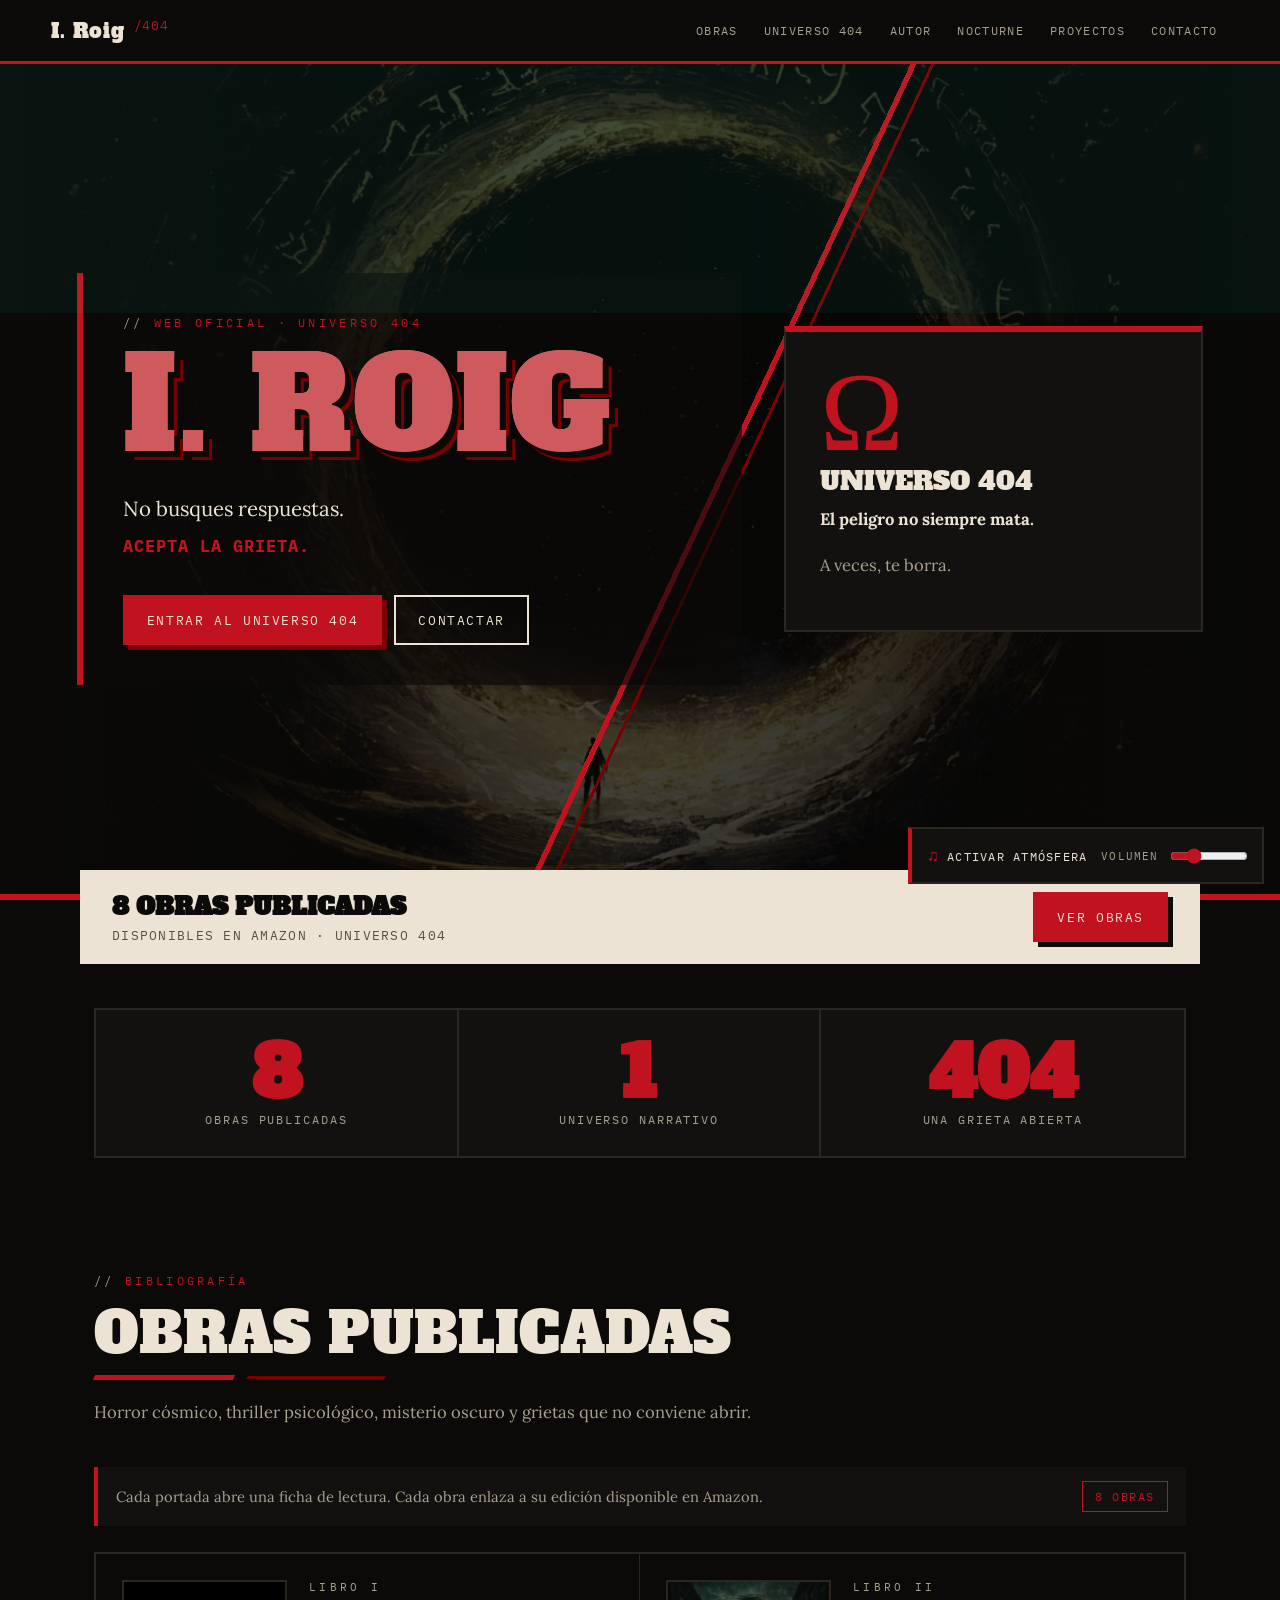
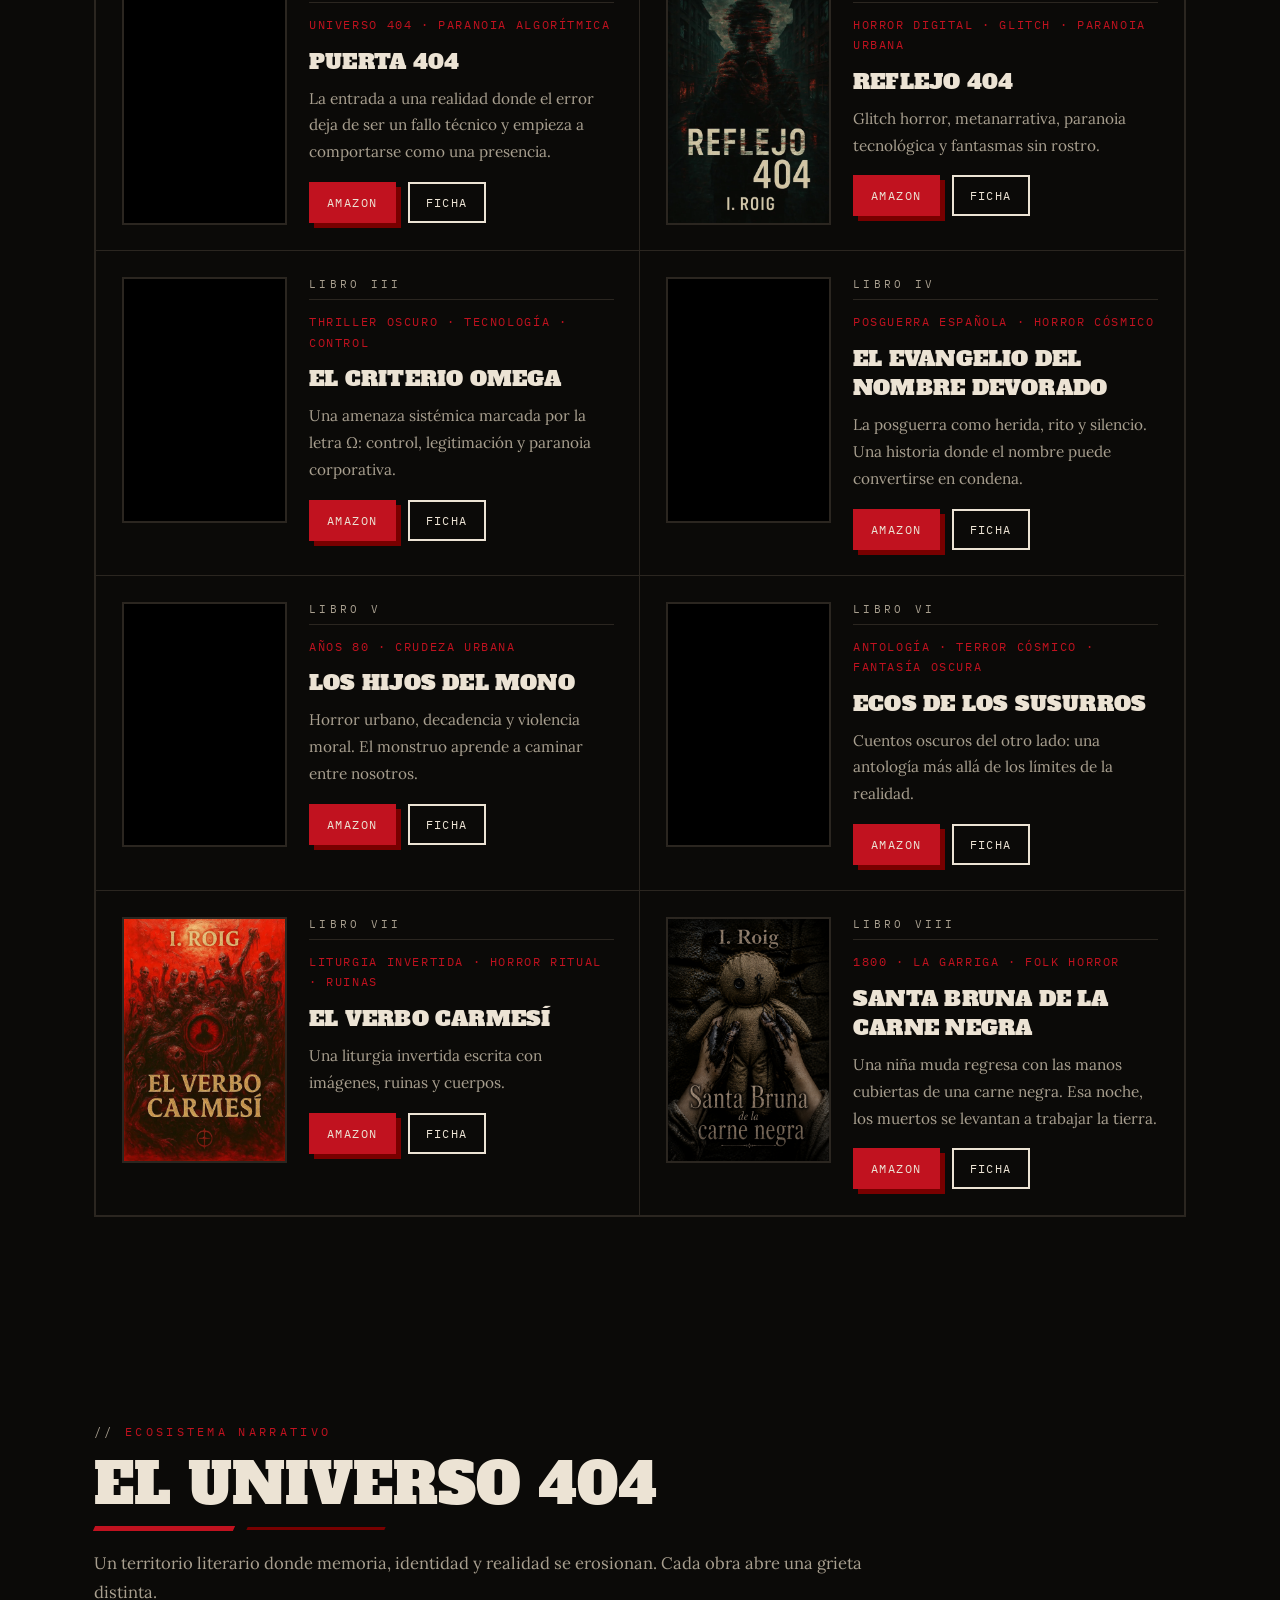
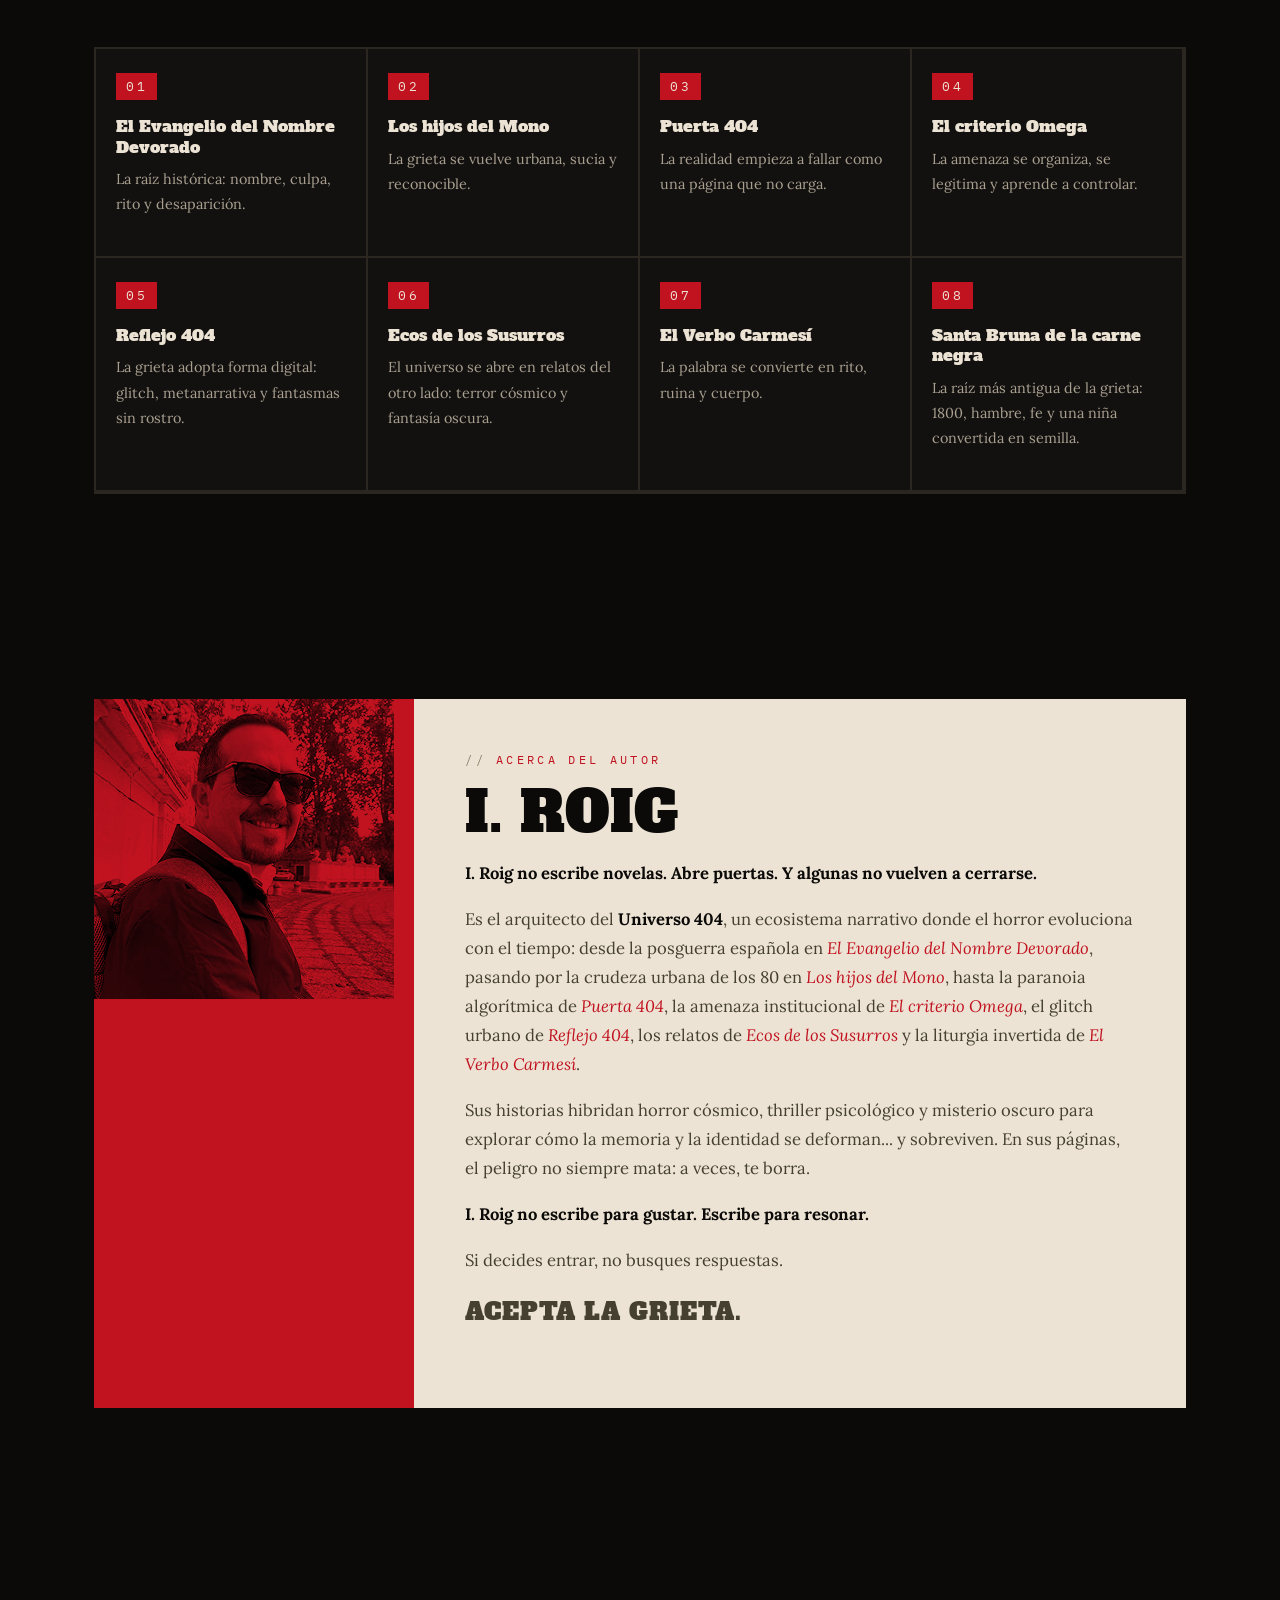
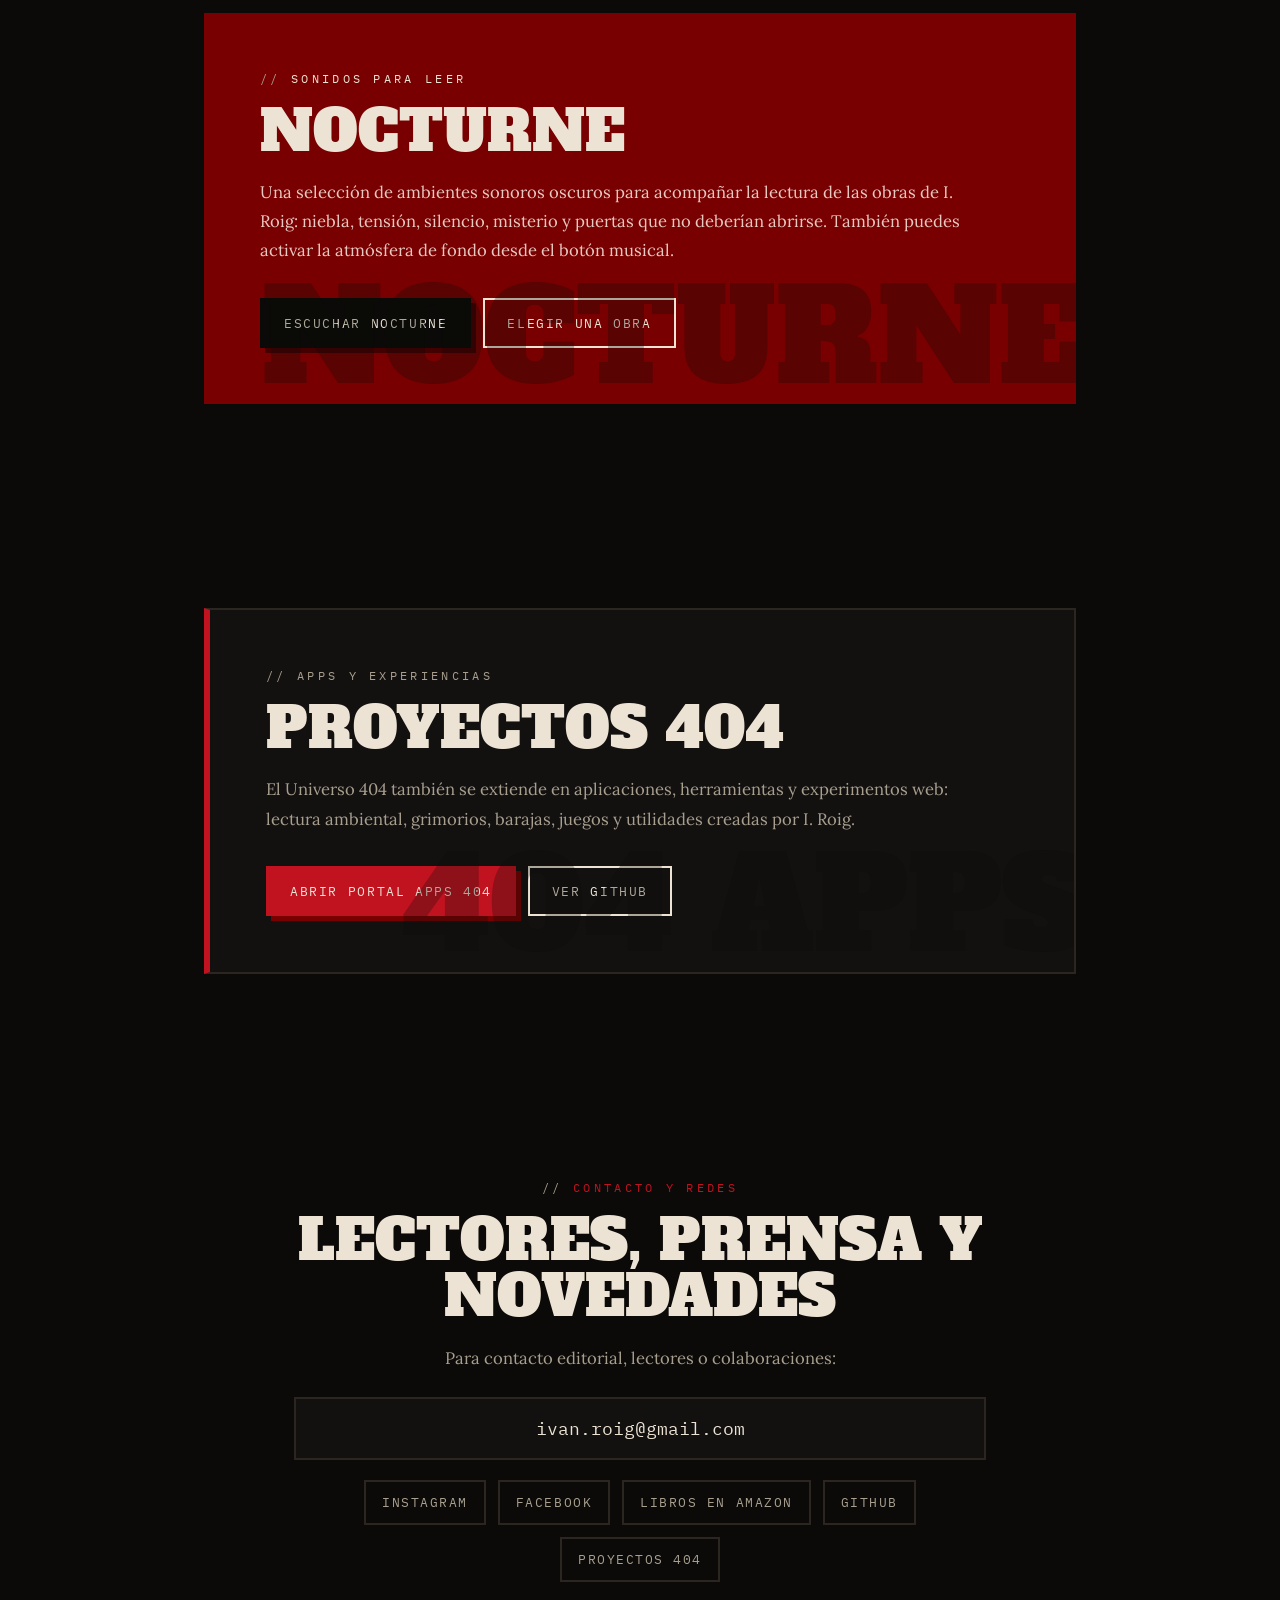
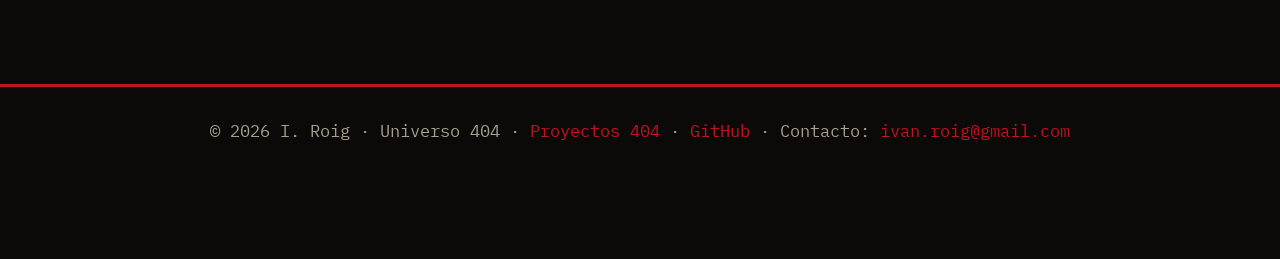
<file: index.html>
<!DOCTYPE html>

<html lang="es">
<head>
<meta charset="utf-8"/>
<meta content="width=device-width, initial-scale=1.0" name="viewport"/>
<title>I. Roig | Universo 404 | Obras de horror y thriller</title>
<meta content="Web oficial de I. Roig: obras del Universo 404, horror cósmico, thriller psicológico, misterio oscuro y experiencias 404." name="description"/>
<meta content="I. Roig, Universo 404, Puerta 404, El criterio Omega, El Evangelio del nombre devorado, Los hijos del Mono, Ecos de los Susurros, Reflejo 404, El Verbo Carmesí, Santa Bruna de la carne negra, novelas de horror, relatos oscuros, thriller psicológico, horror cósmico" name="keywords"/>
<meta content="I. Roig" name="author"/>
<meta content="I. Roig · Universo 404" property="og:title"/>
<meta content="I. Roig no escribe novelas. Abre puertas. Y algunas no vuelven a cerrarse." property="og:description"/>
<meta content="website" property="og:type"/>
<meta content="https://ivan7800.github.io/i.roig/assets/la-grieta-hero.jpg" property="og:image"/>
<link href="assets/favicon-404.png" rel="icon" type="image/png"/>
<meta content="#0b0a08" name="theme-color"/><link href="https://ivan7800.github.io/i.roig/" rel="canonical"/><meta content="https://ivan7800.github.io/i.roig/" property="og:url"/><meta content="summary_large_image" name="twitter:card"/><meta content="https://ivan7800.github.io/i.roig/assets/la-grieta-hero.jpg" name="twitter:image"/>
<link as="image" fetchpriority="high" href="assets/la-grieta-hero.webp" rel="preload" type="image/webp"/><link href="https://fonts.googleapis.com" rel="preconnect"/><link crossorigin="" href="https://fonts.gstatic.com" rel="preconnect"/><link href="https://fonts.googleapis.com/css2?family=Alfa+Slab+One&amp;family=Lora:ital,wght@0,400;0,700;1,400&amp;family=IBM+Plex+Mono:wght@400;500&amp;display=swap" rel="stylesheet"/><link href="style.css?v=20260716-glitch-hero" rel="stylesheet"/>
<script type="application/ld+json">{"@context":"https://schema.org","@type":"Person","name":"I. Roig","url":"https://ivan7800.github.io/i.roig","jobTitle":"Novelista de horror y thriller","sameAs":["https://www.instagram.com/ivanboss1978/","https://www.facebook.com/Ivanboss","https://github.com/ivan7800","https://ivan7800.github.io/Portal-Apps-404/"]}</script><script type="application/ld+json">{"@context":"https://schema.org","@type":"ItemList","name":"Obras del Universo 404","itemListElement":[{"@type":"ListItem","position":1,"item":{"@type":"Book","name":"Puerta 404","author":{"@type":"Person","name":"I. Roig"},"url":"https://www.amazon.es/dp/B0FF33S28V","inLanguage":"es"}},{"@type":"ListItem","position":2,"item":{"@type":"Book","name":"Reflejo 404","author":{"@type":"Person","name":"I. Roig"},"url":"https://www.amazon.es/dp/B0F5NMT88D","inLanguage":"es"}},{"@type":"ListItem","position":3,"item":{"@type":"Book","name":"El criterio Omega","author":{"@type":"Person","name":"I. Roig"},"url":"https://www.amazon.es/dp/B0H24D889T","inLanguage":"es"}},{"@type":"ListItem","position":4,"item":{"@type":"Book","name":"El Evangelio del Nombre Devorado","author":{"@type":"Person","name":"I. Roig"},"url":"https://www.amazon.es/dp/B0GRTNTNRZ","inLanguage":"es"}},{"@type":"ListItem","position":5,"item":{"@type":"Book","name":"Los hijos del Mono","author":{"@type":"Person","name":"I. Roig"},"url":"https://www.amazon.es/dp/B0G2HKR2SS","inLanguage":"es"}},{"@type":"ListItem","position":6,"item":{"@type":"Book","name":"Ecos de los Susurros","author":{"@type":"Person","name":"I. Roig"},"url":"https://www.amazon.es/dp/B0F6GNZ4BZ","inLanguage":"es"}},{"@type":"ListItem","position":7,"item":{"@type":"Book","name":"El Verbo Carmesí","author":{"@type":"Person","name":"I. Roig"},"url":"https://www.amazon.es/dp/B0F9SWX3KL","inLanguage":"es"}},{"@type":"ListItem","position":8,"item":{"@type":"Book","name":"Santa Bruna de la carne negra","author":{"@type":"Person","name":"I. Roig"},"url":"https://www.amazon.es/dp/B0HL4SZMBT","inLanguage":"es"}}]}</script></head>
<body><a class="skip-link" href="#inicio">Saltar al contenido</a>
<header class="site-header">
<a class="logo" href="#inicio">I. Roig</a>
<button aria-controls="primary-navigation" aria-expanded="false" aria-label="Abrir menú" class="nav-toggle"><span></span><span></span><span></span></button>
<nav aria-label="Navegación principal" class="nav" id="primary-navigation">
<a href="#novelas">Obras</a>
<a href="#universo">Universo 404</a>

<a href="#autor">Autor</a>
<a href="#nocturne">Nocturne</a>
<a href="#proyectos">Proyectos</a>
<a href="#contacto">Contacto</a>
</nav>
</header>
<div aria-label="Música ambiental de fondo" class="music-player">
<audio id="bgMusic" loop="" preload="metadata">
<source src="audio/universo404-ambient.mp3" type="audio/mpeg"/>
</audio>
<button aria-pressed="false" class="music-toggle" id="musicToggle" title="Activar música ambiental" type="button">
<span class="music-icon">♫</span>
<span class="music-label">Activar atmósfera</span>
</button>
<label class="volume-control" for="musicVolume">Volumen</label>
<input aria-label="Volumen de la música ambiental" class="music-volume" id="musicVolume" max="1" min="0" step="0.01" type="range" value="0.25"/>
</div>
<main id="inicio">
<section aria-label="Entrada al Universo 404" class="hero hero-grieta section">
<div class="scan-overlay"></div>
<div class="hero-content reveal">
<p class="eyebrow">Web oficial · Universo 404</p>
<h1 class="glitch-title" data-text="I. ROIG">I. ROIG</h1>
<p class="hero-text">
          No busques respuestas.<br/><strong>Acepta la grieta.</strong>
</p>
<div class="hero-actions">
<a class="btn primary" href="#novelas">Entrar al Universo 404</a>
<a class="btn ghost" href="mailto:ivan.roig@gmail.com">Contactar</a>
</div>
</div>
<aside aria-label="Frase destacada" class="hero-card reveal delay">
<span class="omega">Ω</span>
<h2>Universo 404</h2>
<p><strong>El peligro no siempre mata.</strong></p>
<p>A veces, te borra.</p>
</aside>
</section>
<section aria-label="Obras de I. Roig disponibles en Amazon" class="amazon-strip reveal">
<div>
<strong>8 obras publicadas</strong>
<span>Disponibles en Amazon · Universo 404</span>
</div>
<a class="btn primary" href="#novelas">Ver obras</a>
</section>
<section aria-label="Resumen del universo literario de I. Roig" class="section stats-section reveal">
<div class="stats-grid">
<article><strong>8</strong><span>obras publicadas</span></article>
<article><strong>1</strong><span>universo narrativo</span></article>
<article><strong>404</strong><span>una grieta abierta</span></article>
</div>
</section>
<section class="section" id="novelas">
<div class="section-heading reveal">
<p class="eyebrow">Bibliografía</p>
<h2>Obras publicadas</h2>
<p>Horror cósmico, thriller psicológico, misterio oscuro y grietas que no conviene abrir.</p>
</div>
<div class="catalog-toolbar reveal">
<p>Cada portada abre una ficha de lectura. Cada obra enlaza a su edición disponible en Amazon.</p>
<span class="status">8 obras</span>
</div>
<div class="book-grid editorial-grid">
<article class="book-card reveal">
<a aria-label="Abrir ficha de Puerta 404" class="book-cover image-cover" href="puerta-404.html">
<picture><source srcset="assets/puerta-404.webp" type="image/webp"/><img alt="Portada de Puerta 404" decoding="async" fetchpriority="high" height="1536" loading="eager" src="assets/puerta-404.jpg" width="1024"/></picture>
</a>
<div class="book-info">
<p class="tag">Universo 404 · Paranoia algorítmica</p>
<h3>Puerta 404</h3>
<p>La entrada a una realidad donde el error deja de ser un fallo técnico y empieza a comportarse como una presencia.</p>
<div class="book-actions">
<a class="btn primary" href="https://www.amazon.es/dp/B0FF33S28V" rel="noopener noreferrer" target="_blank">Amazon</a>
<a class="btn ghost" href="puerta-404.html">Ficha</a>
</div>
</div>
</article>
<article class="book-card reveal">
<a aria-label="Abrir ficha de Reflejo 404" class="book-cover image-cover" href="reflejo-404.html">
<picture><source srcset="assets/reflejo-404.webp" type="image/webp"/><img alt="Portada de Reflejo 404" decoding="async" fetchpriority="high" height="1499" loading="eager" src="assets/reflejo-404.jpg" width="1000"/></picture>
</a>
<div class="book-info">
<p class="tag">Horror digital · Glitch · Paranoia urbana</p>
<h3>Reflejo 404</h3>
<p>Glitch horror, metanarrativa, paranoia tecnológica y fantasmas sin rostro.</p>
<div class="book-actions">
<a class="btn primary" href="https://www.amazon.es/dp/B0F5NMT88D" rel="noopener noreferrer" target="_blank">Amazon</a>
<a class="btn ghost" href="reflejo-404.html">Ficha</a>
</div>
</div>
</article>
<article class="book-card reveal">
<a aria-label="Abrir ficha de El criterio Omega" class="book-cover image-cover" href="el-criterio-omega.html">
<picture><source srcset="assets/el-criterio-omega.webp" type="image/webp"/><img alt="Portada de El criterio Omega" decoding="async" fetchpriority="high" height="1536" loading="eager" src="assets/el-criterio-omega.jpg" width="1024"/></picture>
</a>
<div class="book-info">
<p class="tag">Thriller oscuro · Tecnología · Control</p>
<h3>El criterio Omega</h3>
<p>Una amenaza sistémica marcada por la letra Ω: control, legitimación y paranoia corporativa.</p>
<div class="book-actions">
<a class="btn primary" href="https://www.amazon.es/dp/B0H24D889T" rel="noopener noreferrer" target="_blank">Amazon</a>
<a class="btn ghost" href="el-criterio-omega.html">Ficha</a>
</div>
</div>
</article>
<article class="book-card reveal">
<a aria-label="Abrir ficha de El Evangelio del Nombre Devorado" class="book-cover image-cover" href="el-evangelio-del-nombre-devorado.html">
<picture><source srcset="assets/el-evangelio-del-nombre-devorado.webp" type="image/webp"/><img alt="Portada de El Evangelio del Nombre Devorado" decoding="async" height="1536" loading="lazy" src="assets/el-evangelio-del-nombre-devorado.jpg" width="1024"/></picture>
</a>
<div class="book-info">
<p class="tag">Posguerra española · Horror cósmico</p>
<h3>El Evangelio del Nombre Devorado</h3>
<p>La posguerra como herida, rito y silencio. Una historia donde el nombre puede convertirse en condena.</p>
<div class="book-actions">
<a class="btn primary" href="https://www.amazon.es/dp/B0GRTNTNRZ" rel="noopener noreferrer" target="_blank">Amazon</a>
<a class="btn ghost" href="el-evangelio-del-nombre-devorado.html">Ficha</a>
</div>
</div>
</article>
<article class="book-card reveal">
<a aria-label="Abrir ficha de Los hijos del Mono" class="book-cover image-cover" href="los-hijos-del-mono.html">
<picture><source srcset="assets/los-hijos-del-mono.webp" type="image/webp"/><img alt="Portada de Los hijos del Mono" decoding="async" height="1536" loading="lazy" src="assets/los-hijos-del-mono.jpg" width="1024"/></picture>
</a>
<div class="book-info">
<p class="tag">Años 80 · Crudeza urbana</p>
<h3>Los hijos del Mono</h3>
<p>Horror urbano, decadencia y violencia moral. El monstruo aprende a caminar entre nosotros.</p>
<div class="book-actions">
<a class="btn primary" href="https://www.amazon.es/dp/B0G2HKR2SS" rel="noopener noreferrer" target="_blank">Amazon</a>
<a class="btn ghost" href="los-hijos-del-mono.html">Ficha</a>
</div>
</div>
</article>
<article class="book-card reveal">
<a aria-label="Abrir ficha de Ecos de los Susurros" class="book-cover image-cover" href="ecos-de-los-susurros.html">
<picture><source srcset="assets/ecos-de-los-susurros.webp" type="image/webp"/><img alt="Portada de Ecos de los Susurros" decoding="async" height="1499" loading="lazy" src="assets/ecos-de-los-susurros.jpg" width="1000"/></picture>
</a>
<div class="book-info">
<p class="tag">Antología · Terror cósmico · Fantasía oscura</p>
<h3>Ecos de los Susurros</h3>
<p>Cuentos oscuros del otro lado: una antología más allá de los límites de la realidad.</p>
<div class="book-actions">
<a class="btn primary" href="https://www.amazon.es/dp/B0F6GNZ4BZ" rel="noopener noreferrer" target="_blank">Amazon</a>
<a class="btn ghost" href="ecos-de-los-susurros.html">Ficha</a>
</div>
</div>
</article>
<article class="book-card reveal">
<a aria-label="Abrir ficha de El Verbo Carmesí" class="book-cover image-cover" href="el-verbo-carmesi.html">
<picture><source srcset="assets/el-verbo-carmesi.webp" type="image/webp"/><img alt="Portada de El Verbo Carmesí" decoding="async" height="1500" loading="lazy" src="assets/el-verbo-carmesi.jpg" width="1000"/></picture>
</a>
<div class="book-info">
<p class="tag">Liturgia invertida · Horror ritual · Ruinas</p>
<h3>El Verbo Carmesí</h3>
<p>Una liturgia invertida escrita con imágenes, ruinas y cuerpos.</p>
<div class="book-actions">
<a class="btn primary" href="https://www.amazon.es/dp/B0F9SWX3KL" rel="noopener noreferrer" target="_blank">Amazon</a>
<a class="btn ghost" href="el-verbo-carmesi.html">Ficha</a>
</div>
</div>
</article>
<article class="book-card reveal">
<a aria-label="Abrir ficha de Santa Bruna de la carne negra" class="book-cover image-cover" href="santa-bruna-de-la-carne-negra.html">
<img alt="Portada de Santa Bruna de la carne negra" decoding="async" loading="lazy" src="assets/santa-bruna-de-la-carne-negra.png"/>
</a>
<div class="book-info">
<p class="tag">1800 · La Garriga · Folk horror</p>
<h3>Santa Bruna de la carne negra</h3>
<p>Una niña muda regresa con las manos cubiertas de una carne negra. Esa noche, los muertos se levantan a trabajar la tierra.</p>
<div class="book-actions">
<a class="btn primary" href="https://www.amazon.es/dp/B0HL4SZMBT" rel="noopener noreferrer" target="_blank">Amazon</a>
<a class="btn ghost" href="santa-bruna-de-la-carne-negra.html">Ficha</a>
</div>
</div>
</article>
</div></section>
<section class="section universe-section" id="universo">
<div class="section-heading reveal">
<p class="eyebrow">Ecosistema narrativo</p>
<h2>El Universo 404</h2>
<p>
          Un territorio literario donde memoria, identidad y realidad se erosionan. Cada obra abre una grieta distinta.
        </p>
</div>
<div class="timeline">
<article class="timeline-item reveal"><span>01</span><h3>El Evangelio del Nombre Devorado</h3><p>La raíz histórica: nombre, culpa, rito y desaparición.</p></article>
<article class="timeline-item reveal"><span>02</span><h3>Los hijos del Mono</h3><p>La grieta se vuelve urbana, sucia y reconocible.</p></article>
<article class="timeline-item reveal"><span>03</span><h3>Puerta 404</h3><p>La realidad empieza a fallar como una página que no carga.</p></article>
<article class="timeline-item reveal"><span>04</span><h3>El criterio Omega</h3><p>La amenaza se organiza, se legitima y aprende a controlar.</p></article>
<article class="timeline-item reveal"><span>05</span><h3>Reflejo 404</h3><p>La grieta adopta forma digital: glitch, metanarrativa y fantasmas sin rostro.</p></article>
<article class="timeline-item reveal"><span>06</span><h3>Ecos de los Susurros</h3><p>El universo se abre en relatos del otro lado: terror cósmico y fantasía oscura.</p></article>
<article class="timeline-item reveal"><span>07</span><h3>El Verbo Carmesí</h3><p>La palabra se convierte en rito, ruina y cuerpo.</p></article>
<article class="timeline-item reveal"><span>08</span><h3>Santa Bruna de la carne negra</h3><p>La raíz más antigua de la grieta: 1800, hambre, fe y una niña convertida en semilla.</p></article>
</div>
</section>
<section class="section author-section" id="autor">
<div class="author-photo-wrap reveal">
<picture><source srcset="assets/i-roig-author.webp" type="image/webp"/><img alt="Retrato de I. Roig" class="author-photo" decoding="async" height="300" loading="lazy" src="assets/i-roig-author.jpg" width="300"/></picture>
</div>
<div class="author-copy reveal delay">
<p class="eyebrow">Acerca del autor</p>
<h2>I. Roig</h2>
<p><strong>I. Roig no escribe novelas. Abre puertas. Y algunas no vuelven a cerrarse.</strong></p>
<p>
          Es el arquitecto del <strong>Universo 404</strong>, un ecosistema narrativo donde el horror evoluciona con el tiempo:
          desde la posguerra española en <em>El Evangelio del Nombre Devorado</em>, pasando por la crudeza urbana de los 80
          en <em>Los hijos del Mono</em>, hasta la paranoia algorítmica de <em>Puerta 404</em>, la amenaza institucional de <em>El criterio Omega</em>, el glitch urbano de <em>Reflejo 404</em>, los relatos de <em>Ecos de los Susurros</em> y la liturgia invertida de <em>El Verbo Carmesí</em>.
        </p>
<p>
          Sus historias hibridan horror cósmico, thriller psicológico y misterio oscuro para explorar cómo la memoria
          y la identidad se deforman... y sobreviven. En sus páginas, el peligro no siempre mata: a veces, te borra.
        </p>
<p><strong>I. Roig no escribe para gustar. Escribe para resonar.</strong></p>
<p>Si decides entrar, no busques respuestas.</p>
<p class="signature">Acepta la grieta.</p>
</div>
</section>

<section class="section nocturne-section reveal" id="nocturne">
<div class="nocturne-card">
<p class="eyebrow">Sonidos para leer</p>
<h2>Nocturne</h2>
<p>
          Una selección de ambientes sonoros oscuros para acompañar la lectura de las obras de I. Roig: niebla, tensión,
          silencio, misterio y puertas que no deberían abrirse. También puedes activar la atmósfera de fondo desde el botón musical.
        </p>
<div class="hero-actions">
<a class="btn primary" href="https://ivan7800.github.io/Nocturne/" rel="noopener noreferrer" target="_blank">Escuchar Nocturne</a>
<a class="btn ghost" href="#novelas">Elegir una obra</a>
</div>
</div>
</section>
<section class="section nocturne-section projects-section reveal" id="proyectos">
<div class="nocturne-card project-card">
<p class="eyebrow">Apps y experiencias</p>
<h2>Proyectos 404</h2>
<p>El Universo 404 también se extiende en aplicaciones, herramientas y experimentos web: lectura ambiental, grimorios, barajas, juegos y utilidades creadas por I. Roig.</p>
<div class="hero-actions">
<a class="btn primary" href="https://ivan7800.github.io/Portal-Apps-404/" rel="noopener noreferrer" target="_blank">Abrir Portal Apps 404</a>
<a class="btn ghost" href="https://github.com/ivan7800" rel="noopener noreferrer" target="_blank">Ver GitHub</a>
</div>
</div>
</section>
<section class="section contact reveal" id="contacto">
<p class="eyebrow">Contacto y redes</p>
<h2>Lectores, prensa y novedades</h2>
<p>Para contacto editorial, lectores o colaboraciones:</p>
<div class="contact-box">
<a class="contact-link" href="mailto:ivan.roig@gmail.com">ivan.roig@gmail.com</a>
</div>
<div aria-label="Redes sociales" class="social-links">
<a href="https://www.instagram.com/ivanboss1978/" rel="noopener noreferrer" target="_blank">Instagram</a>
<a href="https://www.facebook.com/Ivanboss" rel="noopener noreferrer" target="_blank">Facebook</a>
<a href="https://www.amazon.es/s?k=I.+Roig" rel="noopener noreferrer" target="_blank">Libros en Amazon</a>
<a href="https://github.com/ivan7800" rel="noopener noreferrer" target="_blank">GitHub</a>
<a href="https://ivan7800.github.io/Portal-Apps-404/" rel="noopener noreferrer" target="_blank">Proyectos 404</a>
</div>
</section>
</main>
<footer class="site-footer">
<p>© <span id="year"></span> I. Roig · Universo 404 · <a href="https://ivan7800.github.io/Portal-Apps-404/" rel="noopener noreferrer" target="_blank">Proyectos 404</a> · <a href="https://github.com/ivan7800" rel="noopener noreferrer" target="_blank">GitHub</a> · Contacto: <a href="mailto:ivan.roig@gmail.com">ivan.roig@gmail.com</a></p>
</footer>
<button aria-label="Volver arriba" class="back-to-top" id="backToTop" type="button">↑</button>
<script defer="" src="script.js"></script>
</body>
</html>
</file>
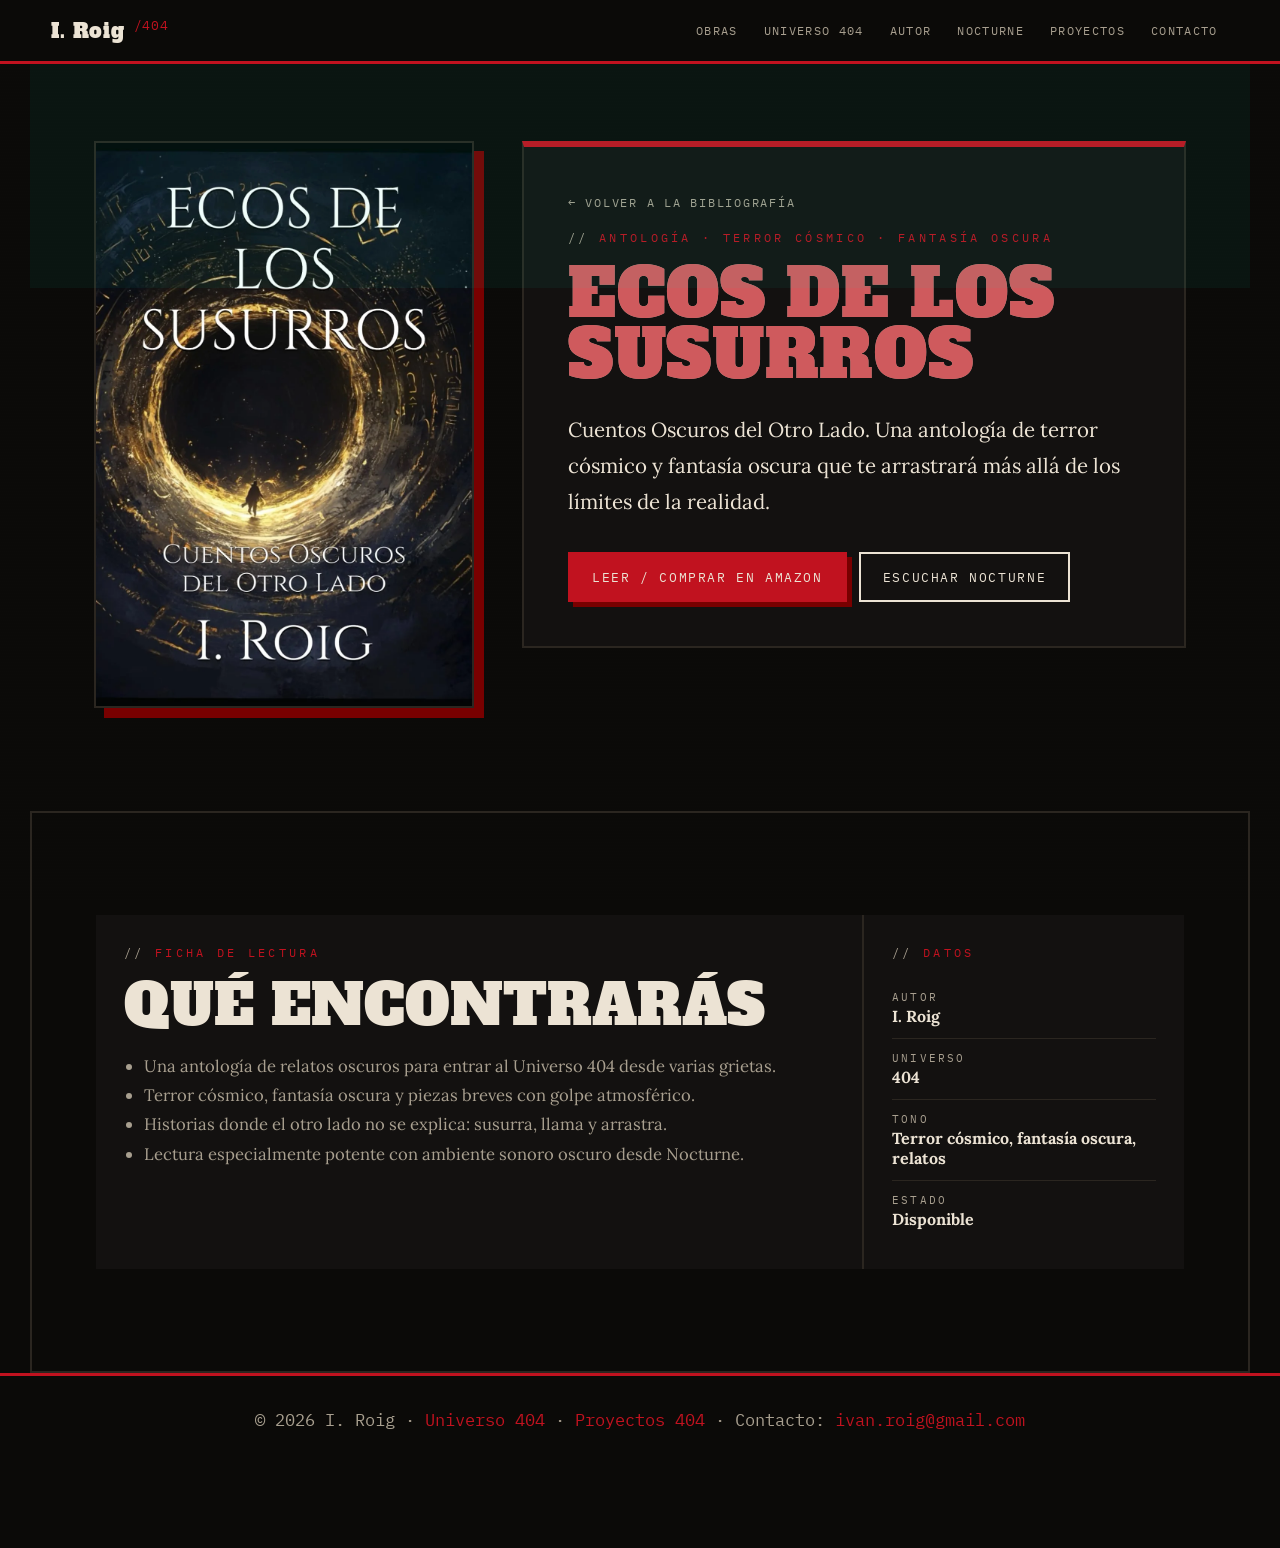
<file: ecos-de-los-susurros.html>
<!DOCTYPE html>

<html lang="es">
<head>
<meta charset="utf-8"/>
<meta content="width=device-width, initial-scale=1.0" name="viewport"/>
<title>Ecos de los Susurros | I. Roig | Universo 404</title>
<meta content="Ficha oficial de Ecos de los Susurros, obra de I. Roig." name="description"/>
<meta content="I. Roig" name="author"/>
<meta content="Ecos de los Susurros · I. Roig" property="og:title"/>
<meta content="Cuentos Oscuros del Otro Lado. Una antología de terror cósmico y fantasía oscura que te arrastrará más allá de los límites de la realidad." property="og:description"/>
<meta content="https://ivan7800.github.io/i.roig/assets/ecos-de-los-susurros.jpg" property="og:image"/>
<link href="assets/favicon-404.png" rel="icon" type="image/png"/>
<meta content="#0b0a08" name="theme-color"/><link href="https://ivan7800.github.io/i.roig/ecos-de-los-susurros.html" rel="canonical"/><meta content="https://ivan7800.github.io/i.roig/ecos-de-los-susurros.html" property="og:url"/><meta content="summary_large_image" name="twitter:card"/><meta content="https://ivan7800.github.io/i.roig/assets/ecos-de-los-susurros.jpg" name="twitter:image"/><link href="https://fonts.googleapis.com" rel="preconnect"/><link crossorigin="" href="https://fonts.gstatic.com" rel="preconnect"/><link href="https://fonts.googleapis.com/css2?family=Alfa+Slab+One&amp;family=Lora:ital,wght@0,400;0,700;1,400&amp;family=IBM+Plex+Mono:wght@400;500&amp;display=swap" rel="stylesheet"/><link href="style.css?v=20260704-no-symbol-v625" rel="stylesheet"/>
</head>
<body><a class="skip-link" href="#inicio">Saltar al contenido</a>
<header class="site-header">
<a class="logo" href="index.html#inicio">I. Roig</a>
<button aria-controls="primary-navigation" aria-expanded="false" aria-label="Abrir menú" class="nav-toggle"><span></span><span></span><span></span></button>
<nav aria-label="Navegación principal" class="nav" id="primary-navigation">
<a href="index.html#novelas">Obras</a>
<a href="index.html#universo">Universo 404</a>
<a href="index.html#autor">Autor</a>
<a href="index.html#nocturne">Nocturne</a>
<a href="index.html#proyectos">Proyectos</a>
<a href="index.html#contacto">Contacto</a>
</nav>
</header>
<main id="inicio">
<section class="section hero detail-hero"><div class="scan-overlay"></div>
<picture><source srcset="assets/ecos-de-los-susurros.webp" type="image/webp"/><img alt="Portada de Ecos de los Susurros" class="book-detail-cover reveal" decoding="async" fetchpriority="high" height="1499" loading="eager" src="assets/ecos-de-los-susurros.jpg" width="1000"/></picture>
<div class="book-detail-card reveal delay">
<a class="back-link" href="index.html#novelas">← Volver a la bibliografía</a>
<p class="eyebrow">Antología · Terror cósmico · Fantasía oscura</p>
<h1 class="glitch-title" data-text="Ecos de los Susurros">Ecos de los Susurros</h1>
<p class="hero-text">Cuentos Oscuros del Otro Lado. Una antología de terror cósmico y fantasía oscura que te arrastrará más allá de los límites de la realidad.</p>
<div class="hero-actions">
<a class="btn primary" href="https://www.amazon.es/dp/B0F6GNZ4BZ" rel="noopener noreferrer" target="_blank">Leer / comprar en Amazon</a>
<a class="btn ghost" href="https://ivan7800.github.io/Nocturne/" rel="noopener noreferrer" target="_blank">Escuchar Nocturne</a>
</div>
</div>
</section>
<section class="section detail-layout">
<article class="detail-panel reveal">
<p class="eyebrow">Ficha de lectura</p>
<h2>Qué encontrarás</h2>
<ul><li>Una antología de relatos oscuros para entrar al Universo 404 desde varias grietas.</li><li>Terror cósmico, fantasía oscura y piezas breves con golpe atmosférico.</li><li>Historias donde el otro lado no se explica: susurra, llama y arrastra.</li><li>Lectura especialmente potente con ambiente sonoro oscuro desde Nocturne.</li></ul>
</article>
<aside class="detail-panel reveal delay">
<p class="eyebrow">Datos</p>
<div class="meta-list">
<div><span>Autor</span><strong>I. Roig</strong></div>
<div><span>Universo</span><strong>404</strong></div>
<div><span>Tono</span><strong>Terror cósmico, fantasía oscura, relatos</strong></div>
<div><span>Estado</span><strong>Disponible</strong></div>
</div>
</aside>
</section>

</main>
<footer class="site-footer"><p>© <span id="year"></span> I. Roig · <a href="https://ivan7800.github.io/i.roig/">Universo 404</a> · <a href="https://ivan7800.github.io/Portal-Apps-404/" rel="noopener noreferrer" target="_blank">Proyectos 404</a> · Contacto: <a href="mailto:ivan.roig@gmail.com">ivan.roig@gmail.com</a></p></footer>
<button aria-label="Volver arriba" class="back-to-top" id="backToTop" type="button">↑</button>
<script defer="" src="script.js"></script>
</body>
</html>
</file>
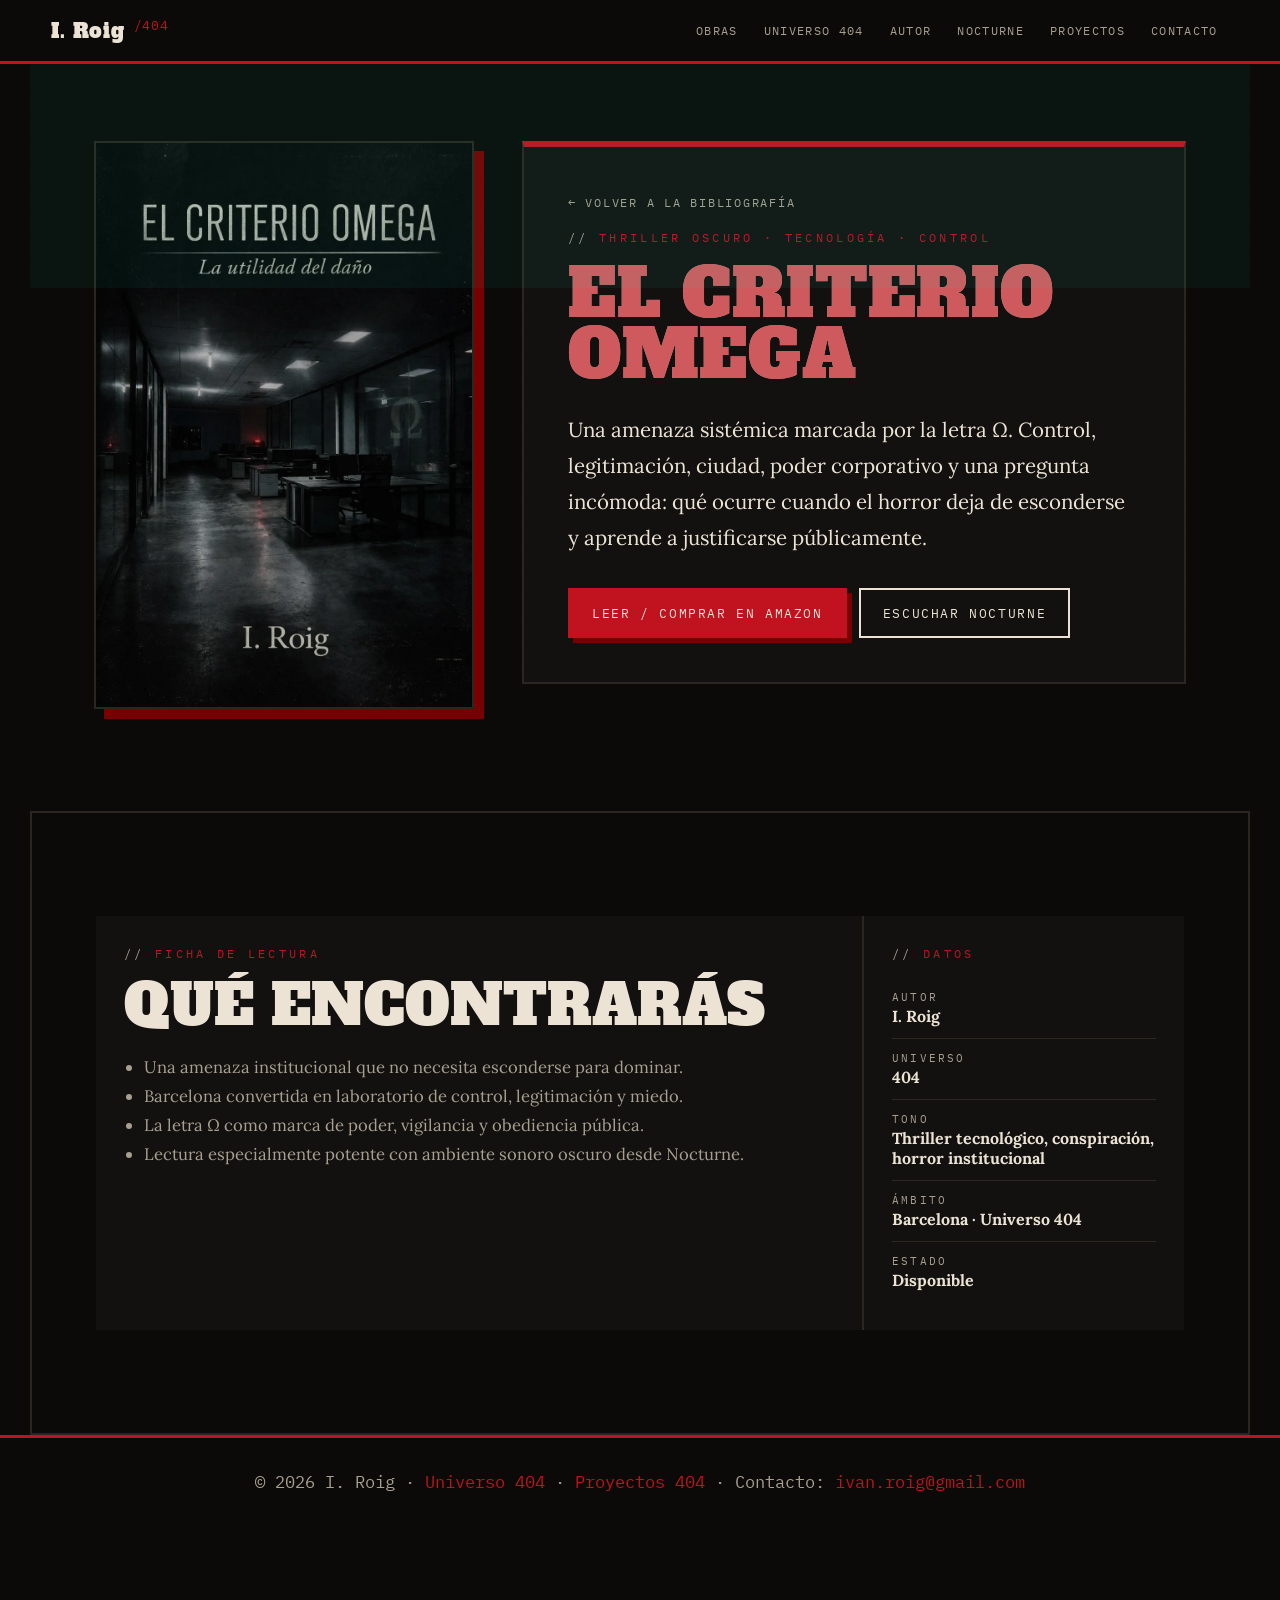
<file: el-criterio-omega.html>
<!DOCTYPE html>

<html lang="es">
<head>
<meta charset="utf-8"/>
<meta content="width=device-width, initial-scale=1.0" name="viewport"/>
<title>El criterio Omega | I. Roig | Universo 404</title>
<meta content="Ficha oficial de El criterio Omega, novela de I. Roig dentro del Universo 404." name="description"/>
<meta content="I. Roig" name="author"/>
<meta content="El criterio Omega · I. Roig" property="og:title"/>
<meta content="Una amenaza sistémica marcada por la letra Ω. Control, legitimación, ciudad, poder corporativo y una pregunta incómoda: qué ocurre cuando el horror deja de esconderse y aprende a justificarse públicamente." property="og:description"/>
<meta content="https://ivan7800.github.io/i.roig/assets/el-criterio-omega.jpg" property="og:image"/>
<link href="assets/favicon-404.png" rel="icon" type="image/png"/>
<meta content="#0b0a08" name="theme-color"/><link href="https://ivan7800.github.io/i.roig/el-criterio-omega.html" rel="canonical"/><meta content="https://ivan7800.github.io/i.roig/el-criterio-omega.html" property="og:url"/><meta content="summary_large_image" name="twitter:card"/><meta content="https://ivan7800.github.io/i.roig/assets/el-criterio-omega.jpg" name="twitter:image"/><link href="https://fonts.googleapis.com" rel="preconnect"/><link crossorigin="" href="https://fonts.gstatic.com" rel="preconnect"/><link href="https://fonts.googleapis.com/css2?family=Alfa+Slab+One&amp;family=Lora:ital,wght@0,400;0,700;1,400&amp;family=IBM+Plex+Mono:wght@400;500&amp;display=swap" rel="stylesheet"/><link href="style.css?v=20260704-no-symbol-v625" rel="stylesheet"/>
</head>
<body><a class="skip-link" href="#inicio">Saltar al contenido</a>
<header class="site-header">
<a class="logo" href="index.html#inicio">I. Roig</a>
<button aria-controls="primary-navigation" aria-expanded="false" aria-label="Abrir menú" class="nav-toggle"><span></span><span></span><span></span></button>
<nav aria-label="Navegación principal" class="nav" id="primary-navigation">
<a href="index.html#novelas">Obras</a>
<a href="index.html#universo">Universo 404</a>
<a href="index.html#autor">Autor</a>
<a href="index.html#nocturne">Nocturne</a>
<a href="index.html#proyectos">Proyectos</a>
<a href="index.html#contacto">Contacto</a>
</nav>
</header>
<main id="inicio">
<section class="section hero detail-hero"><div class="scan-overlay"></div>
<picture><source srcset="assets/el-criterio-omega.webp" type="image/webp"/><img alt="Portada de El criterio Omega" class="book-detail-cover reveal" decoding="async" fetchpriority="high" height="1536" loading="eager" src="assets/el-criterio-omega.jpg" width="1024"/></picture>
<div class="book-detail-card reveal delay">
<a class="back-link" href="index.html#novelas">← Volver a la bibliografía</a>
<p class="eyebrow">Thriller oscuro · Tecnología · Control</p>
<h1 class="glitch-title" data-text="El criterio Omega">El criterio Omega</h1>
<p class="hero-text">Una amenaza sistémica marcada por la letra Ω. Control, legitimación, ciudad, poder corporativo y una pregunta incómoda: qué ocurre cuando el horror deja de esconderse y aprende a justificarse públicamente.</p>
<div class="hero-actions">
<a class="btn primary" href="https://www.amazon.es/dp/B0H24D889T" rel="noopener noreferrer" target="_blank">Leer / comprar en Amazon</a>
<a class="btn ghost" href="https://ivan7800.github.io/Nocturne/" rel="noopener noreferrer" target="_blank">Escuchar Nocturne</a>
</div>
</div>
</section>
<section class="section detail-layout">
<article class="detail-panel reveal">
<p class="eyebrow">Ficha de lectura</p>
<h2>Qué encontrarás</h2>
<ul><li>Una amenaza institucional que no necesita esconderse para dominar.</li><li>Barcelona convertida en laboratorio de control, legitimación y miedo.</li><li>La letra Ω como marca de poder, vigilancia y obediencia pública.</li><li>Lectura especialmente potente con ambiente sonoro oscuro desde Nocturne.</li></ul>
</article>
<aside class="detail-panel reveal delay">
<p class="eyebrow">Datos</p>
<div class="meta-list">
<div><span>Autor</span><strong>I. Roig</strong></div>
<div><span>Universo</span><strong>404</strong></div>
<div><span>Tono</span><strong>Thriller tecnológico, conspiración, horror institucional</strong></div>
<div><span>Ámbito</span><strong>Barcelona · Universo 404</strong></div>
<div><span>Estado</span><strong>Disponible</strong></div>
</div>
</aside>
</section>

</main>
<footer class="site-footer"><p>© <span id="year"></span> I. Roig · <a href="https://ivan7800.github.io/i.roig/">Universo 404</a> · <a href="https://ivan7800.github.io/Portal-Apps-404/" rel="noopener noreferrer" target="_blank">Proyectos 404</a> · Contacto: <a href="mailto:ivan.roig@gmail.com">ivan.roig@gmail.com</a></p></footer>
<button aria-label="Volver arriba" class="back-to-top" id="backToTop" type="button">↑</button>
<script defer="" src="script.js"></script>
</body>
</html>
</file>
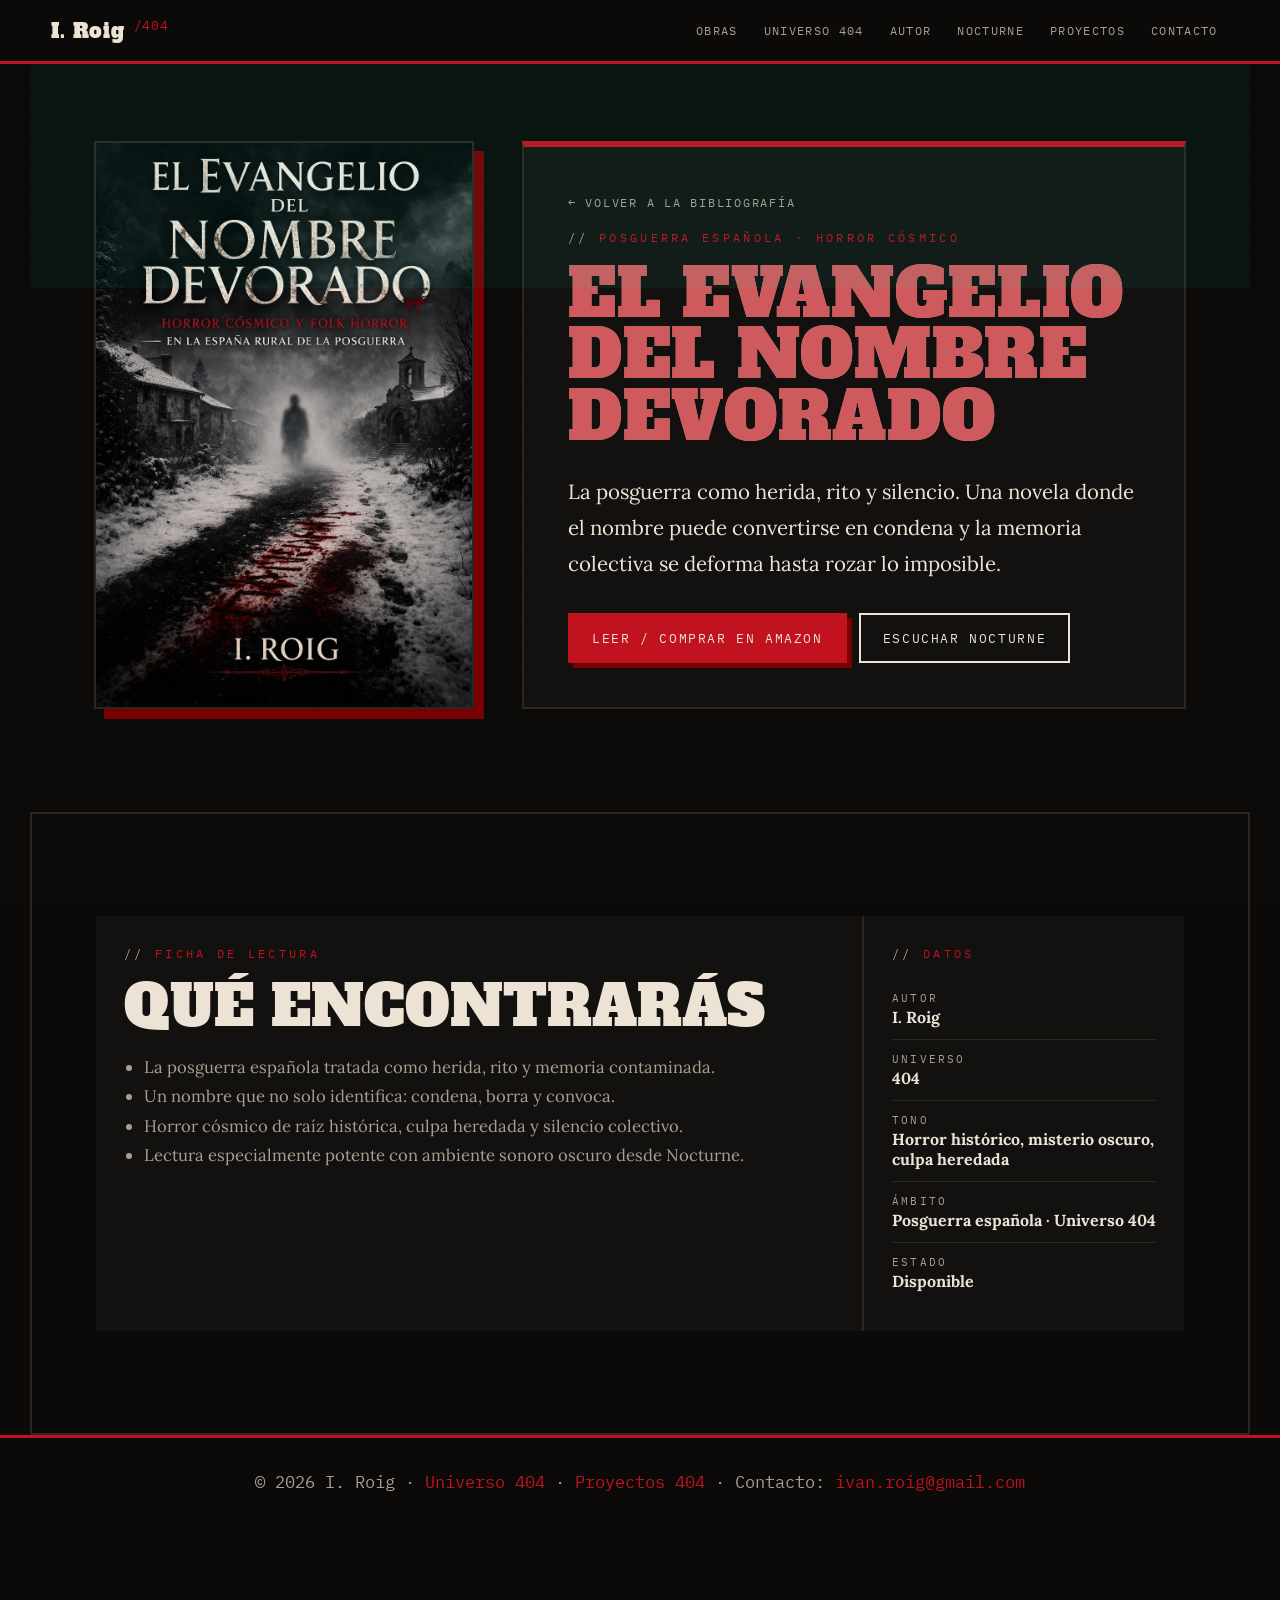
<file: el-evangelio-del-nombre-devorado.html>
<!DOCTYPE html>

<html lang="es">
<head>
<meta charset="utf-8"/>
<meta content="width=device-width, initial-scale=1.0" name="viewport"/>
<title>El Evangelio del Nombre Devorado | I. Roig | Universo 404</title>
<meta content="Ficha oficial de El Evangelio del Nombre Devorado, novela de I. Roig dentro del Universo 404." name="description"/>
<meta content="I. Roig" name="author"/>
<meta content="El Evangelio del Nombre Devorado · I. Roig" property="og:title"/>
<meta content="La posguerra como herida, rito y silencio. Una novela donde el nombre puede convertirse en condena y la memoria colectiva se deforma hasta rozar lo imposible." property="og:description"/>
<meta content="https://ivan7800.github.io/i.roig/assets/el-evangelio-del-nombre-devorado.jpg" property="og:image"/>
<link href="assets/favicon-404.png" rel="icon" type="image/png"/>
<meta content="#0b0a08" name="theme-color"/><link href="https://ivan7800.github.io/i.roig/el-evangelio-del-nombre-devorado.html" rel="canonical"/><meta content="https://ivan7800.github.io/i.roig/el-evangelio-del-nombre-devorado.html" property="og:url"/><meta content="summary_large_image" name="twitter:card"/><meta content="https://ivan7800.github.io/i.roig/assets/el-evangelio-del-nombre-devorado.jpg" name="twitter:image"/><link href="https://fonts.googleapis.com" rel="preconnect"/><link crossorigin="" href="https://fonts.gstatic.com" rel="preconnect"/><link href="https://fonts.googleapis.com/css2?family=Alfa+Slab+One&amp;family=Lora:ital,wght@0,400;0,700;1,400&amp;family=IBM+Plex+Mono:wght@400;500&amp;display=swap" rel="stylesheet"/><link href="style.css?v=20260704-no-symbol-v625" rel="stylesheet"/>
</head>
<body><a class="skip-link" href="#inicio">Saltar al contenido</a>
<header class="site-header">
<a class="logo" href="index.html#inicio">I. Roig</a>
<button aria-controls="primary-navigation" aria-expanded="false" aria-label="Abrir menú" class="nav-toggle"><span></span><span></span><span></span></button>
<nav aria-label="Navegación principal" class="nav" id="primary-navigation">
<a href="index.html#novelas">Obras</a>
<a href="index.html#universo">Universo 404</a>
<a href="index.html#autor">Autor</a>
<a href="index.html#nocturne">Nocturne</a>
<a href="index.html#proyectos">Proyectos</a>
<a href="index.html#contacto">Contacto</a>
</nav>
</header>
<main id="inicio">
<section class="section hero detail-hero"><div class="scan-overlay"></div>
<picture><source srcset="assets/el-evangelio-del-nombre-devorado.webp" type="image/webp"/><img alt="Portada de El Evangelio del Nombre Devorado" class="book-detail-cover reveal" decoding="async" fetchpriority="high" height="1536" loading="eager" src="assets/el-evangelio-del-nombre-devorado.jpg" width="1024"/></picture>
<div class="book-detail-card reveal delay">
<a class="back-link" href="index.html#novelas">← Volver a la bibliografía</a>
<p class="eyebrow">Posguerra española · Horror cósmico</p>
<h1 class="glitch-title" data-text="El Evangelio del Nombre Devorado">El Evangelio del Nombre Devorado</h1>
<p class="hero-text">La posguerra como herida, rito y silencio. Una novela donde el nombre puede convertirse en condena y la memoria colectiva se deforma hasta rozar lo imposible.</p>
<div class="hero-actions">
<a class="btn primary" href="https://www.amazon.es/dp/B0GRTNTNRZ" rel="noopener noreferrer" target="_blank">Leer / comprar en Amazon</a>
<a class="btn ghost" href="https://ivan7800.github.io/Nocturne/" rel="noopener noreferrer" target="_blank">Escuchar Nocturne</a>
</div>
</div>
</section>
<section class="section detail-layout">
<article class="detail-panel reveal">
<p class="eyebrow">Ficha de lectura</p>
<h2>Qué encontrarás</h2>
<ul><li>La posguerra española tratada como herida, rito y memoria contaminada.</li><li>Un nombre que no solo identifica: condena, borra y convoca.</li><li>Horror cósmico de raíz histórica, culpa heredada y silencio colectivo.</li><li>Lectura especialmente potente con ambiente sonoro oscuro desde Nocturne.</li></ul>
</article>
<aside class="detail-panel reveal delay">
<p class="eyebrow">Datos</p>
<div class="meta-list">
<div><span>Autor</span><strong>I. Roig</strong></div>
<div><span>Universo</span><strong>404</strong></div>
<div><span>Tono</span><strong>Horror histórico, misterio oscuro, culpa heredada</strong></div>
<div><span>Ámbito</span><strong>Posguerra española · Universo 404</strong></div>
<div><span>Estado</span><strong>Disponible</strong></div>
</div>
</aside>
</section>

</main>
<footer class="site-footer"><p>© <span id="year"></span> I. Roig · <a href="https://ivan7800.github.io/i.roig/">Universo 404</a> · <a href="https://ivan7800.github.io/Portal-Apps-404/" rel="noopener noreferrer" target="_blank">Proyectos 404</a> · Contacto: <a href="mailto:ivan.roig@gmail.com">ivan.roig@gmail.com</a></p></footer>
<button aria-label="Volver arriba" class="back-to-top" id="backToTop" type="button">↑</button>
<script defer="" src="script.js"></script>
</body>
</html>
</file>
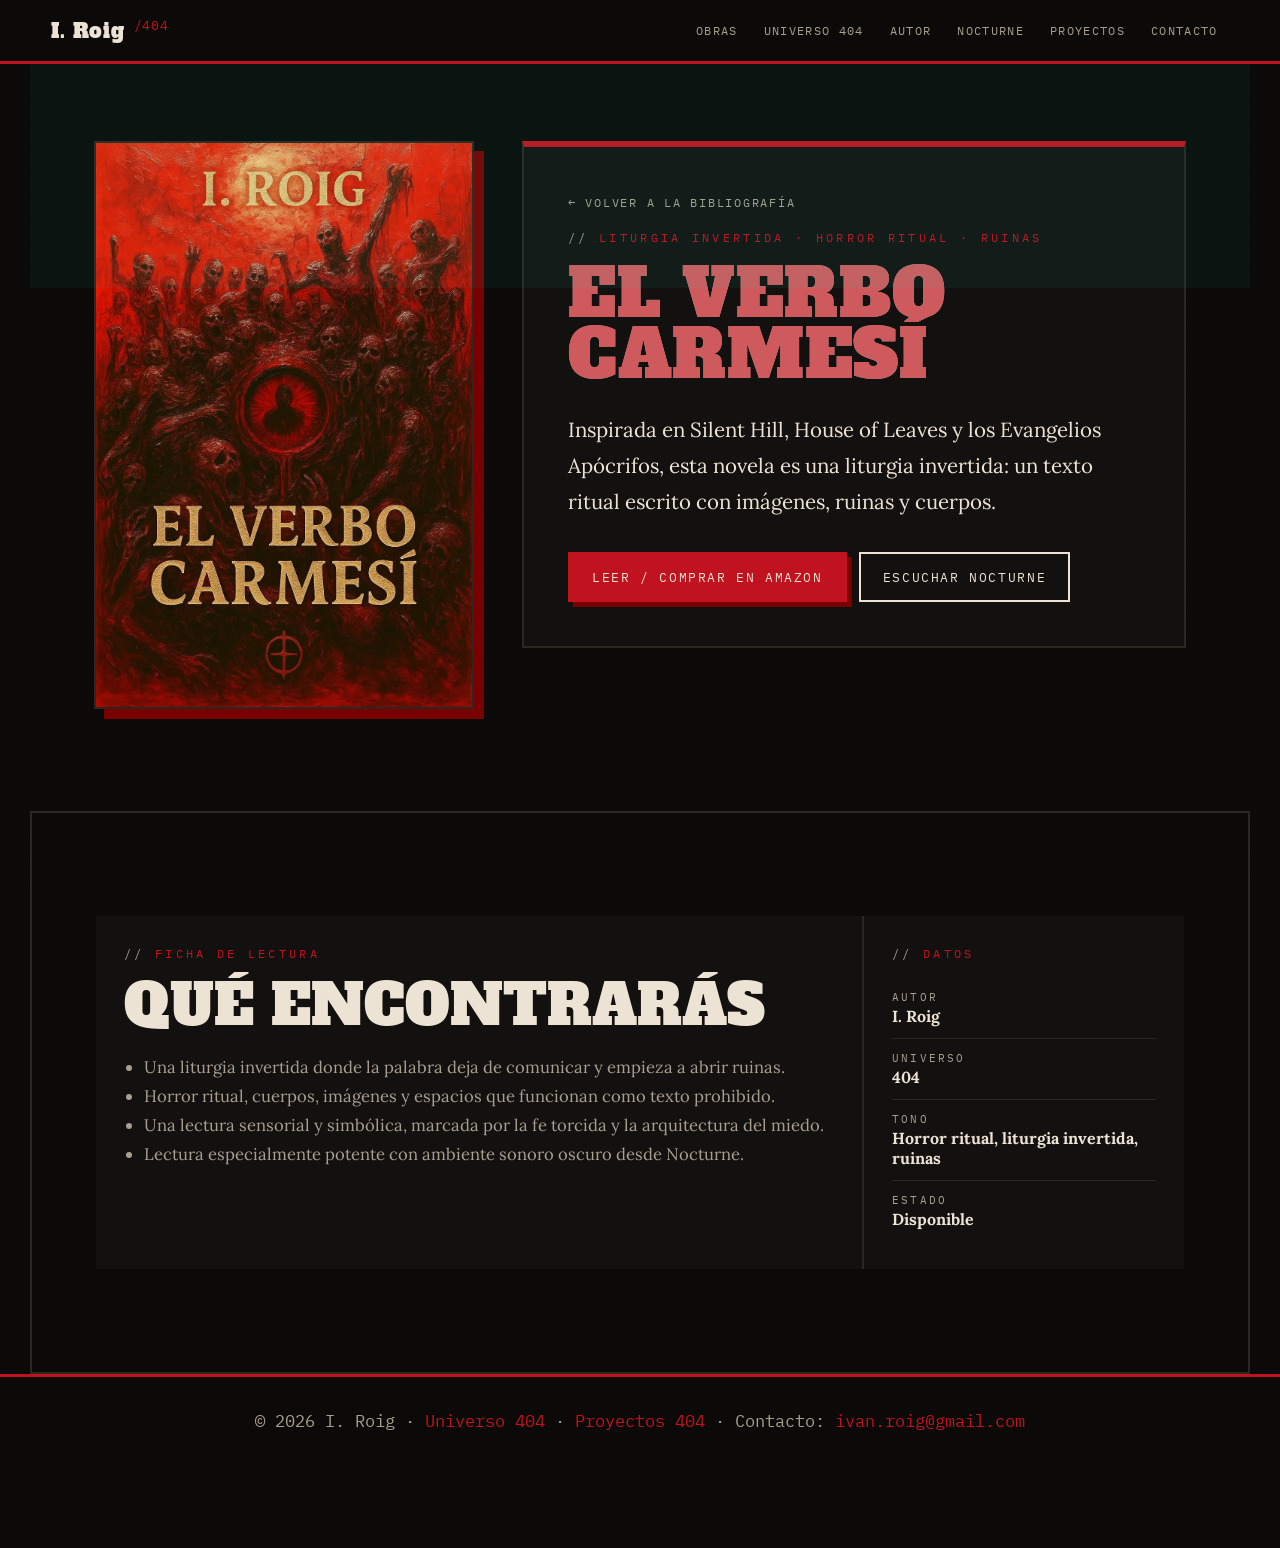
<file: el-verbo-carmesi.html>
<!DOCTYPE html>

<html lang="es">
<head>
<meta charset="utf-8"/>
<meta content="width=device-width, initial-scale=1.0" name="viewport"/>
<title>El Verbo Carmesí | I. Roig | Universo 404</title>
<meta content="Ficha oficial de El Verbo Carmesí, obra de I. Roig." name="description"/>
<meta content="I. Roig" name="author"/>
<meta content="El Verbo Carmesí · I. Roig" property="og:title"/>
<meta content="Inspirada en Silent Hill, House of Leaves y los Evangelios Apócrifos, esta novela es una liturgia invertida: un texto ritual escrito con imágenes, ruinas y cuerpos." property="og:description"/>
<meta content="https://ivan7800.github.io/i.roig/assets/el-verbo-carmesi.jpg" property="og:image"/>
<link href="assets/favicon-404.png" rel="icon" type="image/png"/>
<meta content="#0b0a08" name="theme-color"/><link href="https://ivan7800.github.io/i.roig/el-verbo-carmesi.html" rel="canonical"/><meta content="https://ivan7800.github.io/i.roig/el-verbo-carmesi.html" property="og:url"/><meta content="summary_large_image" name="twitter:card"/><meta content="https://ivan7800.github.io/i.roig/assets/el-verbo-carmesi.jpg" name="twitter:image"/><link href="https://fonts.googleapis.com" rel="preconnect"/><link crossorigin="" href="https://fonts.gstatic.com" rel="preconnect"/><link href="https://fonts.googleapis.com/css2?family=Alfa+Slab+One&amp;family=Lora:ital,wght@0,400;0,700;1,400&amp;family=IBM+Plex+Mono:wght@400;500&amp;display=swap" rel="stylesheet"/><link href="style.css?v=20260704-no-symbol-v625" rel="stylesheet"/>
</head>
<body><a class="skip-link" href="#inicio">Saltar al contenido</a>
<header class="site-header">
<a class="logo" href="index.html#inicio">I. Roig</a>
<button aria-controls="primary-navigation" aria-expanded="false" aria-label="Abrir menú" class="nav-toggle"><span></span><span></span><span></span></button>
<nav aria-label="Navegación principal" class="nav" id="primary-navigation">
<a href="index.html#novelas">Obras</a>
<a href="index.html#universo">Universo 404</a>
<a href="index.html#autor">Autor</a>
<a href="index.html#nocturne">Nocturne</a>
<a href="index.html#proyectos">Proyectos</a>
<a href="index.html#contacto">Contacto</a>
</nav>
</header>
<main id="inicio">
<section class="section hero detail-hero"><div class="scan-overlay"></div>
<picture><source srcset="assets/el-verbo-carmesi.webp" type="image/webp"/><img alt="Portada de El Verbo Carmesí" class="book-detail-cover reveal" decoding="async" fetchpriority="high" height="1500" loading="eager" src="assets/el-verbo-carmesi.jpg" width="1000"/></picture>
<div class="book-detail-card reveal delay">
<a class="back-link" href="index.html#novelas">← Volver a la bibliografía</a>
<p class="eyebrow">Liturgia invertida · Horror ritual · Ruinas</p>
<h1 class="glitch-title" data-text="El Verbo Carmesí">El Verbo Carmesí</h1>
<p class="hero-text">Inspirada en Silent Hill, House of Leaves y los Evangelios Apócrifos, esta novela es una liturgia invertida: un texto ritual escrito con imágenes, ruinas y cuerpos.</p>
<div class="hero-actions">
<a class="btn primary" href="https://www.amazon.es/dp/B0F9SWX3KL" rel="noopener noreferrer" target="_blank">Leer / comprar en Amazon</a>
<a class="btn ghost" href="https://ivan7800.github.io/Nocturne/" rel="noopener noreferrer" target="_blank">Escuchar Nocturne</a>
</div>
</div>
</section>
<section class="section detail-layout">
<article class="detail-panel reveal">
<p class="eyebrow">Ficha de lectura</p>
<h2>Qué encontrarás</h2>
<ul><li>Una liturgia invertida donde la palabra deja de comunicar y empieza a abrir ruinas.</li><li>Horror ritual, cuerpos, imágenes y espacios que funcionan como texto prohibido.</li><li>Una lectura sensorial y simbólica, marcada por la fe torcida y la arquitectura del miedo.</li><li>Lectura especialmente potente con ambiente sonoro oscuro desde Nocturne.</li></ul>
</article>
<aside class="detail-panel reveal delay">
<p class="eyebrow">Datos</p>
<div class="meta-list">
<div><span>Autor</span><strong>I. Roig</strong></div>
<div><span>Universo</span><strong>404</strong></div>
<div><span>Tono</span><strong>Horror ritual, liturgia invertida, ruinas</strong></div>
<div><span>Estado</span><strong>Disponible</strong></div>
</div>
</aside>
</section>

</main>
<footer class="site-footer"><p>© <span id="year"></span> I. Roig · <a href="https://ivan7800.github.io/i.roig/">Universo 404</a> · <a href="https://ivan7800.github.io/Portal-Apps-404/" rel="noopener noreferrer" target="_blank">Proyectos 404</a> · Contacto: <a href="mailto:ivan.roig@gmail.com">ivan.roig@gmail.com</a></p></footer>
<button aria-label="Volver arriba" class="back-to-top" id="backToTop" type="button">↑</button>
<script defer="" src="script.js"></script>
</body>
</html>
</file>
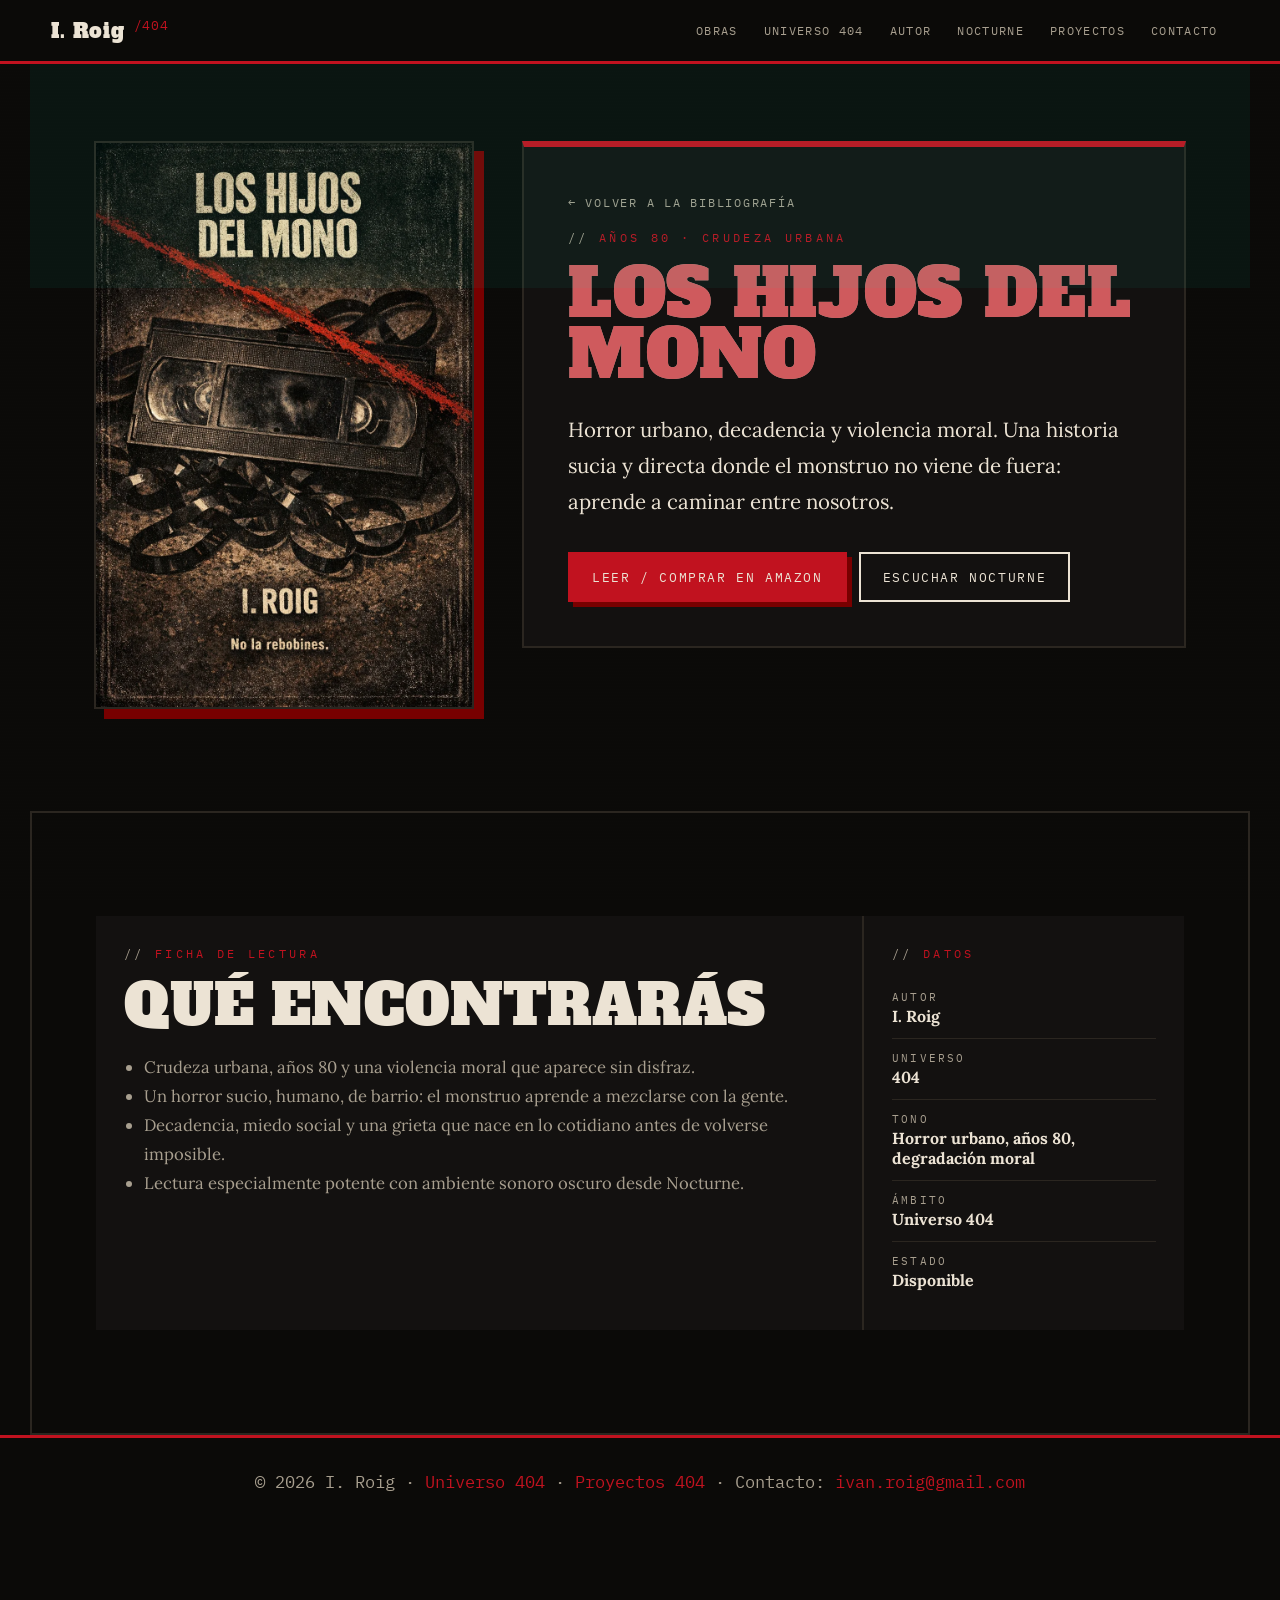
<file: los-hijos-del-mono.html>
<!DOCTYPE html>

<html lang="es">
<head>
<meta charset="utf-8"/>
<meta content="width=device-width, initial-scale=1.0" name="viewport"/>
<title>Los hijos del Mono | I. Roig | Universo 404</title>
<meta content="Ficha oficial de Los hijos del Mono, novela de I. Roig dentro del Universo 404." name="description"/>
<meta content="I. Roig" name="author"/>
<meta content="Los hijos del Mono · I. Roig" property="og:title"/>
<meta content="Horror urbano, decadencia y violencia moral. Una historia sucia y directa donde el monstruo no viene de fuera: aprende a caminar entre nosotros." property="og:description"/>
<meta content="https://ivan7800.github.io/i.roig/assets/los-hijos-del-mono.jpg" property="og:image"/>
<link href="assets/favicon-404.png" rel="icon" type="image/png"/>
<meta content="#0b0a08" name="theme-color"/><link href="https://ivan7800.github.io/i.roig/los-hijos-del-mono.html" rel="canonical"/><meta content="https://ivan7800.github.io/i.roig/los-hijos-del-mono.html" property="og:url"/><meta content="summary_large_image" name="twitter:card"/><meta content="https://ivan7800.github.io/i.roig/assets/los-hijos-del-mono.jpg" name="twitter:image"/><link href="https://fonts.googleapis.com" rel="preconnect"/><link crossorigin="" href="https://fonts.gstatic.com" rel="preconnect"/><link href="https://fonts.googleapis.com/css2?family=Alfa+Slab+One&amp;family=Lora:ital,wght@0,400;0,700;1,400&amp;family=IBM+Plex+Mono:wght@400;500&amp;display=swap" rel="stylesheet"/><link href="style.css?v=20260704-no-symbol-v625" rel="stylesheet"/>
</head>
<body><a class="skip-link" href="#inicio">Saltar al contenido</a>
<header class="site-header">
<a class="logo" href="index.html#inicio">I. Roig</a>
<button aria-controls="primary-navigation" aria-expanded="false" aria-label="Abrir menú" class="nav-toggle"><span></span><span></span><span></span></button>
<nav aria-label="Navegación principal" class="nav" id="primary-navigation">
<a href="index.html#novelas">Obras</a>
<a href="index.html#universo">Universo 404</a>
<a href="index.html#autor">Autor</a>
<a href="index.html#nocturne">Nocturne</a>
<a href="index.html#proyectos">Proyectos</a>
<a href="index.html#contacto">Contacto</a>
</nav>
</header>
<main id="inicio">
<section class="section hero detail-hero"><div class="scan-overlay"></div>
<picture><source srcset="assets/los-hijos-del-mono.webp" type="image/webp"/><img alt="Portada de Los hijos del Mono" class="book-detail-cover reveal" decoding="async" fetchpriority="high" height="1536" loading="eager" src="assets/los-hijos-del-mono.jpg" width="1024"/></picture>
<div class="book-detail-card reveal delay">
<a class="back-link" href="index.html#novelas">← Volver a la bibliografía</a>
<p class="eyebrow">Años 80 · Crudeza urbana</p>
<h1 class="glitch-title" data-text="Los hijos del Mono">Los hijos del Mono</h1>
<p class="hero-text">Horror urbano, decadencia y violencia moral. Una historia sucia y directa donde el monstruo no viene de fuera: aprende a caminar entre nosotros.</p>
<div class="hero-actions">
<a class="btn primary" href="https://www.amazon.es/dp/B0G2HKR2SS" rel="noopener noreferrer" target="_blank">Leer / comprar en Amazon</a>
<a class="btn ghost" href="https://ivan7800.github.io/Nocturne/" rel="noopener noreferrer" target="_blank">Escuchar Nocturne</a>
</div>
</div>
</section>
<section class="section detail-layout">
<article class="detail-panel reveal">
<p class="eyebrow">Ficha de lectura</p>
<h2>Qué encontrarás</h2>
<ul><li>Crudeza urbana, años 80 y una violencia moral que aparece sin disfraz.</li><li>Un horror sucio, humano, de barrio: el monstruo aprende a mezclarse con la gente.</li><li>Decadencia, miedo social y una grieta que nace en lo cotidiano antes de volverse imposible.</li><li>Lectura especialmente potente con ambiente sonoro oscuro desde Nocturne.</li></ul>
</article>
<aside class="detail-panel reveal delay">
<p class="eyebrow">Datos</p>
<div class="meta-list">
<div><span>Autor</span><strong>I. Roig</strong></div>
<div><span>Universo</span><strong>404</strong></div>
<div><span>Tono</span><strong>Horror urbano, años 80, degradación moral</strong></div>
<div><span>Ámbito</span><strong>Universo 404</strong></div>
<div><span>Estado</span><strong>Disponible</strong></div>
</div>
</aside>
</section>

</main>
<footer class="site-footer"><p>© <span id="year"></span> I. Roig · <a href="https://ivan7800.github.io/i.roig/">Universo 404</a> · <a href="https://ivan7800.github.io/Portal-Apps-404/" rel="noopener noreferrer" target="_blank">Proyectos 404</a> · Contacto: <a href="mailto:ivan.roig@gmail.com">ivan.roig@gmail.com</a></p></footer>
<button aria-label="Volver arriba" class="back-to-top" id="backToTop" type="button">↑</button>
<script defer="" src="script.js"></script>
</body>
</html>
</file>
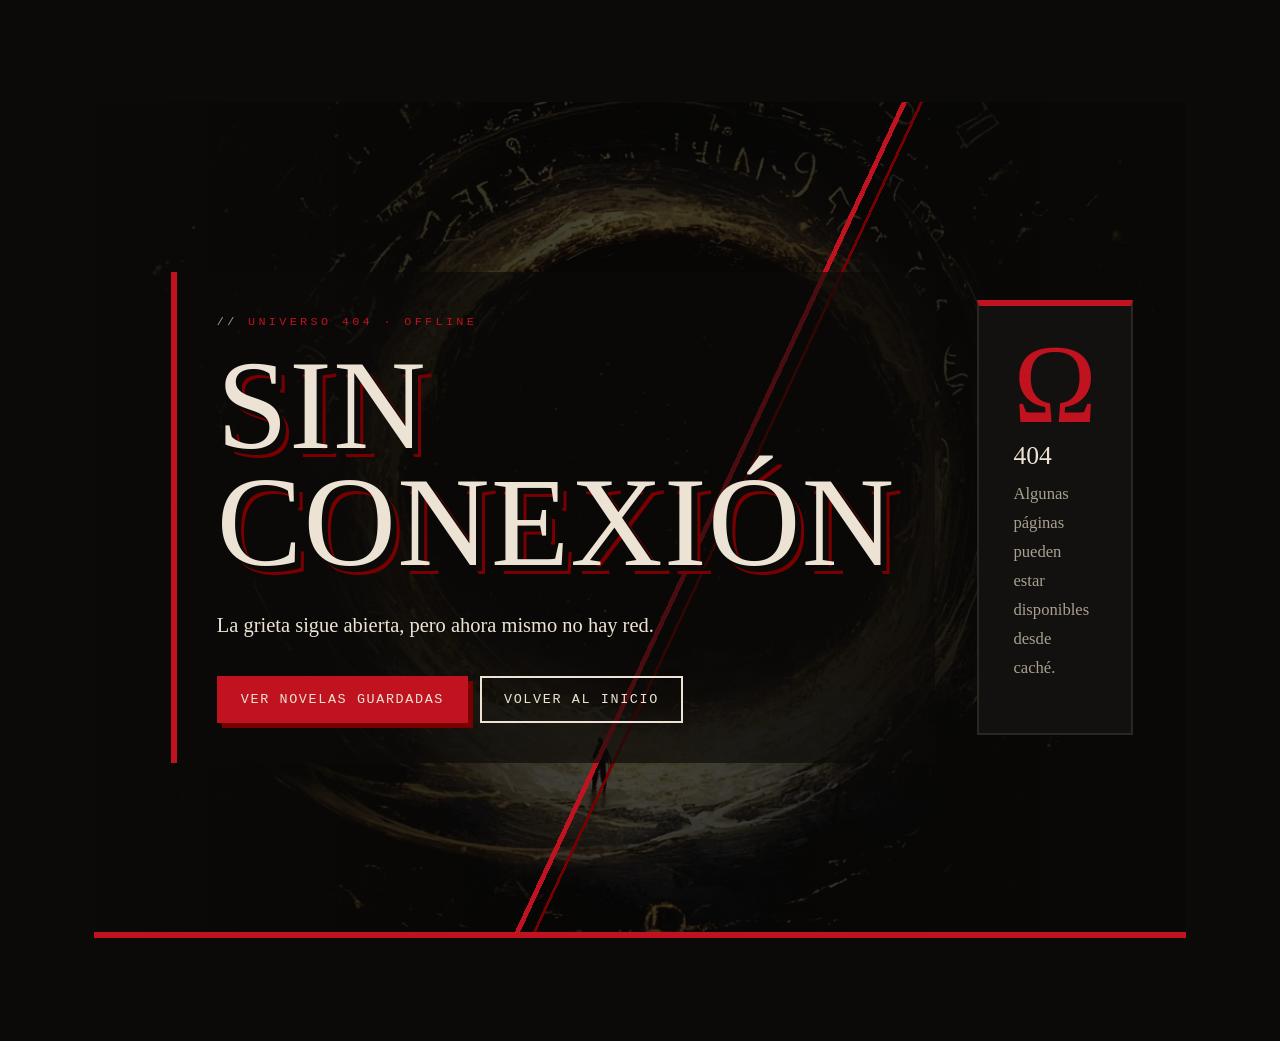
<file: offline.html>
<!DOCTYPE html>

<html lang="es">
<head>
<meta charset="utf-8"/>
<meta content="width=device-width, initial-scale=1.0" name="viewport"/>
<meta content="default-src 'self'; script-src 'self' ; style-src 'self'; img-src 'self' data:; media-src 'self'; connect-src 'self'; object-src 'none'; base-uri 'self'; form-action 'none'; frame-ancestors 'none'; upgrade-insecure-requests" http-equiv="Content-Security-Policy"/>
<meta content="noindex, follow" name="robots"/>
<title>Sin conexión · I. Roig · Universo 404</title>
<meta content="Página offline del Universo 404 de I. Roig." name="description"/>
<link href="assets/icons/favicon-32.png" rel="icon" type="image/png"/>
<link href="manifest.webmanifest" rel="manifest"/>
<meta content="#0b0b10" name="theme-color"/>
<link href="style.css" rel="stylesheet"/>
</head>
<body>
<main class="section" id="inicio">
<section class="hero hero-grieta section">
<div class="hero-content reveal visible">
<p class="eyebrow">Universo 404 · Offline</p>
<h1>Sin conexión</h1>
<p class="hero-text">La grieta sigue abierta, pero ahora mismo no hay red.</p>
<div class="hero-actions">
<a class="btn primary" href="./index.html#novelas">Ver novelas guardadas</a>
<a class="btn ghost" href="./index.html">Volver al inicio</a>
</div>
</div>
<aside aria-label="Estado offline" class="hero-card reveal visible"><span class="omega">Ω</span><h2>404</h2><p>Algunas páginas pueden estar disponibles desde caché.</p></aside>
</section>
</main>
</body>
</html>
</file>
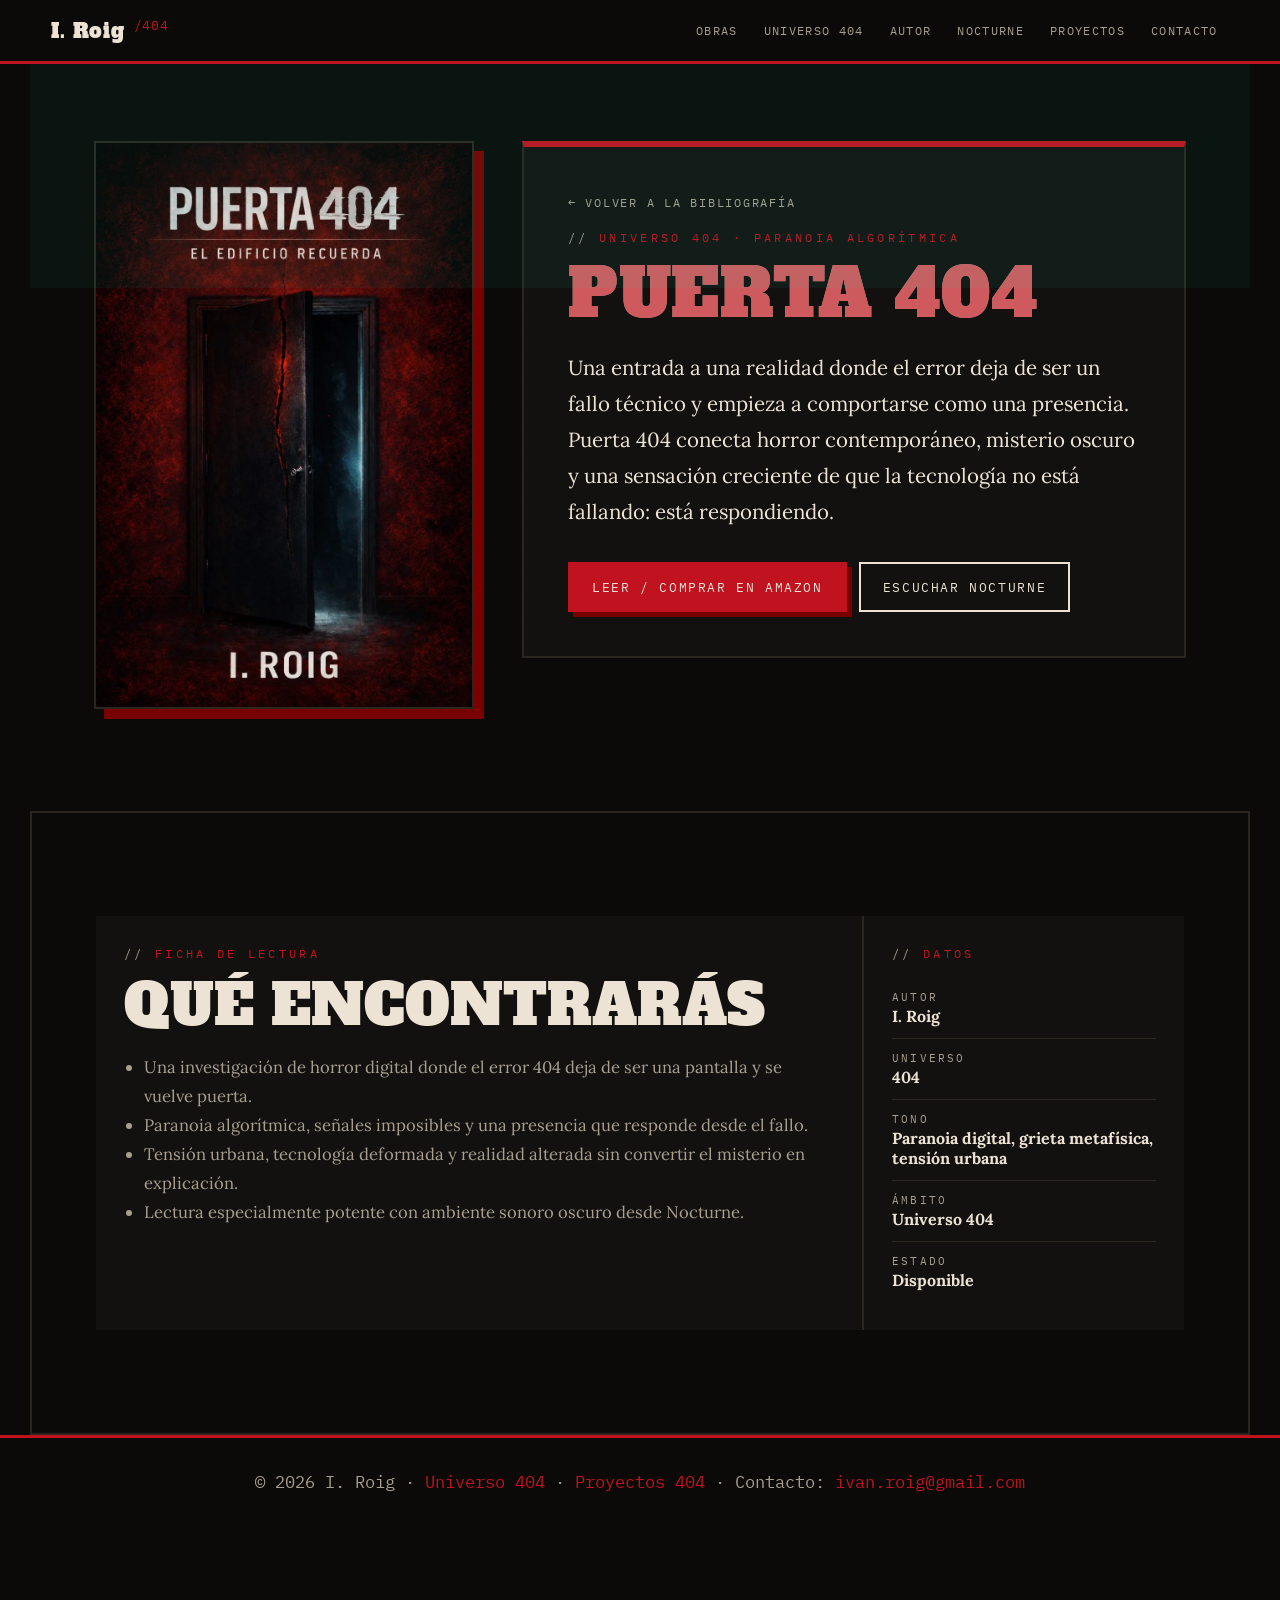
<file: puerta-404.html>
<!DOCTYPE html>

<html lang="es">
<head>
<meta charset="utf-8"/>
<meta content="width=device-width, initial-scale=1.0" name="viewport"/>
<title>Puerta 404 | I. Roig | Universo 404</title>
<meta content="Ficha oficial de Puerta 404, novela de I. Roig dentro del Universo 404." name="description"/>
<meta content="I. Roig" name="author"/>
<meta content="Puerta 404 · I. Roig" property="og:title"/>
<meta content="Una entrada a una realidad donde el error deja de ser un fallo técnico y empieza a comportarse como una presencia. Puerta 404 conecta horror contemporáneo, misterio oscuro y una sensación creciente de que la tecnología no está fallando: está respondiendo." property="og:description"/>
<meta content="https://ivan7800.github.io/i.roig/assets/puerta-404.jpg" property="og:image"/>
<link href="assets/favicon-404.png" rel="icon" type="image/png"/>
<meta content="#0b0a08" name="theme-color"/><link href="https://ivan7800.github.io/i.roig/puerta-404.html" rel="canonical"/><meta content="https://ivan7800.github.io/i.roig/puerta-404.html" property="og:url"/><meta content="summary_large_image" name="twitter:card"/><meta content="https://ivan7800.github.io/i.roig/assets/puerta-404.jpg" name="twitter:image"/><link href="https://fonts.googleapis.com" rel="preconnect"/><link crossorigin="" href="https://fonts.gstatic.com" rel="preconnect"/><link href="https://fonts.googleapis.com/css2?family=Alfa+Slab+One&amp;family=Lora:ital,wght@0,400;0,700;1,400&amp;family=IBM+Plex+Mono:wght@400;500&amp;display=swap" rel="stylesheet"/><link href="style.css?v=20260704-no-symbol-v625" rel="stylesheet"/>
</head>
<body><a class="skip-link" href="#inicio">Saltar al contenido</a>
<header class="site-header">
<a class="logo" href="index.html#inicio">I. Roig</a>
<button aria-controls="primary-navigation" aria-expanded="false" aria-label="Abrir menú" class="nav-toggle"><span></span><span></span><span></span></button>
<nav aria-label="Navegación principal" class="nav" id="primary-navigation">
<a href="index.html#novelas">Obras</a>
<a href="index.html#universo">Universo 404</a>
<a href="index.html#autor">Autor</a>
<a href="index.html#nocturne">Nocturne</a>
<a href="index.html#proyectos">Proyectos</a>
<a href="index.html#contacto">Contacto</a>
</nav>
</header>
<main id="inicio">
<section class="section hero detail-hero"><div class="scan-overlay"></div>
<picture><source srcset="assets/puerta-404.webp" type="image/webp"/><img alt="Portada de Puerta 404" class="book-detail-cover reveal" decoding="async" fetchpriority="high" height="1536" loading="eager" src="assets/puerta-404.jpg" width="1024"/></picture>
<div class="book-detail-card reveal delay">
<a class="back-link" href="index.html#novelas">← Volver a la bibliografía</a>
<p class="eyebrow">Universo 404 · Paranoia algorítmica</p>
<h1 class="glitch-title" data-text="Puerta 404">Puerta 404</h1>
<p class="hero-text">Una entrada a una realidad donde el error deja de ser un fallo técnico y empieza a comportarse como una presencia. Puerta 404 conecta horror contemporáneo, misterio oscuro y una sensación creciente de que la tecnología no está fallando: está respondiendo.</p>
<div class="hero-actions">
<a class="btn primary" href="https://www.amazon.es/dp/B0FF33S28V" rel="noopener noreferrer" target="_blank">Leer / comprar en Amazon</a>
<a class="btn ghost" href="https://ivan7800.github.io/Nocturne/" rel="noopener noreferrer" target="_blank">Escuchar Nocturne</a>
</div>
</div>
</section>
<section class="section detail-layout">
<article class="detail-panel reveal">
<p class="eyebrow">Ficha de lectura</p>
<h2>Qué encontrarás</h2>
<ul><li>Una investigación de horror digital donde el error 404 deja de ser una pantalla y se vuelve puerta.</li><li>Paranoia algorítmica, señales imposibles y una presencia que responde desde el fallo.</li><li>Tensión urbana, tecnología deformada y realidad alterada sin convertir el misterio en explicación.</li><li>Lectura especialmente potente con ambiente sonoro oscuro desde Nocturne.</li></ul>
</article>
<aside class="detail-panel reveal delay">
<p class="eyebrow">Datos</p>
<div class="meta-list">
<div><span>Autor</span><strong>I. Roig</strong></div>
<div><span>Universo</span><strong>404</strong></div>
<div><span>Tono</span><strong>Paranoia digital, grieta metafísica, tensión urbana</strong></div>
<div><span>Ámbito</span><strong>Universo 404</strong></div>
<div><span>Estado</span><strong>Disponible</strong></div>
</div>
</aside>
</section>

</main>
<footer class="site-footer"><p>© <span id="year"></span> I. Roig · <a href="https://ivan7800.github.io/i.roig/">Universo 404</a> · <a href="https://ivan7800.github.io/Portal-Apps-404/" rel="noopener noreferrer" target="_blank">Proyectos 404</a> · Contacto: <a href="mailto:ivan.roig@gmail.com">ivan.roig@gmail.com</a></p></footer>
<button aria-label="Volver arriba" class="back-to-top" id="backToTop" type="button">↑</button>
<script defer="" src="script.js"></script>
</body>
</html>
</file>
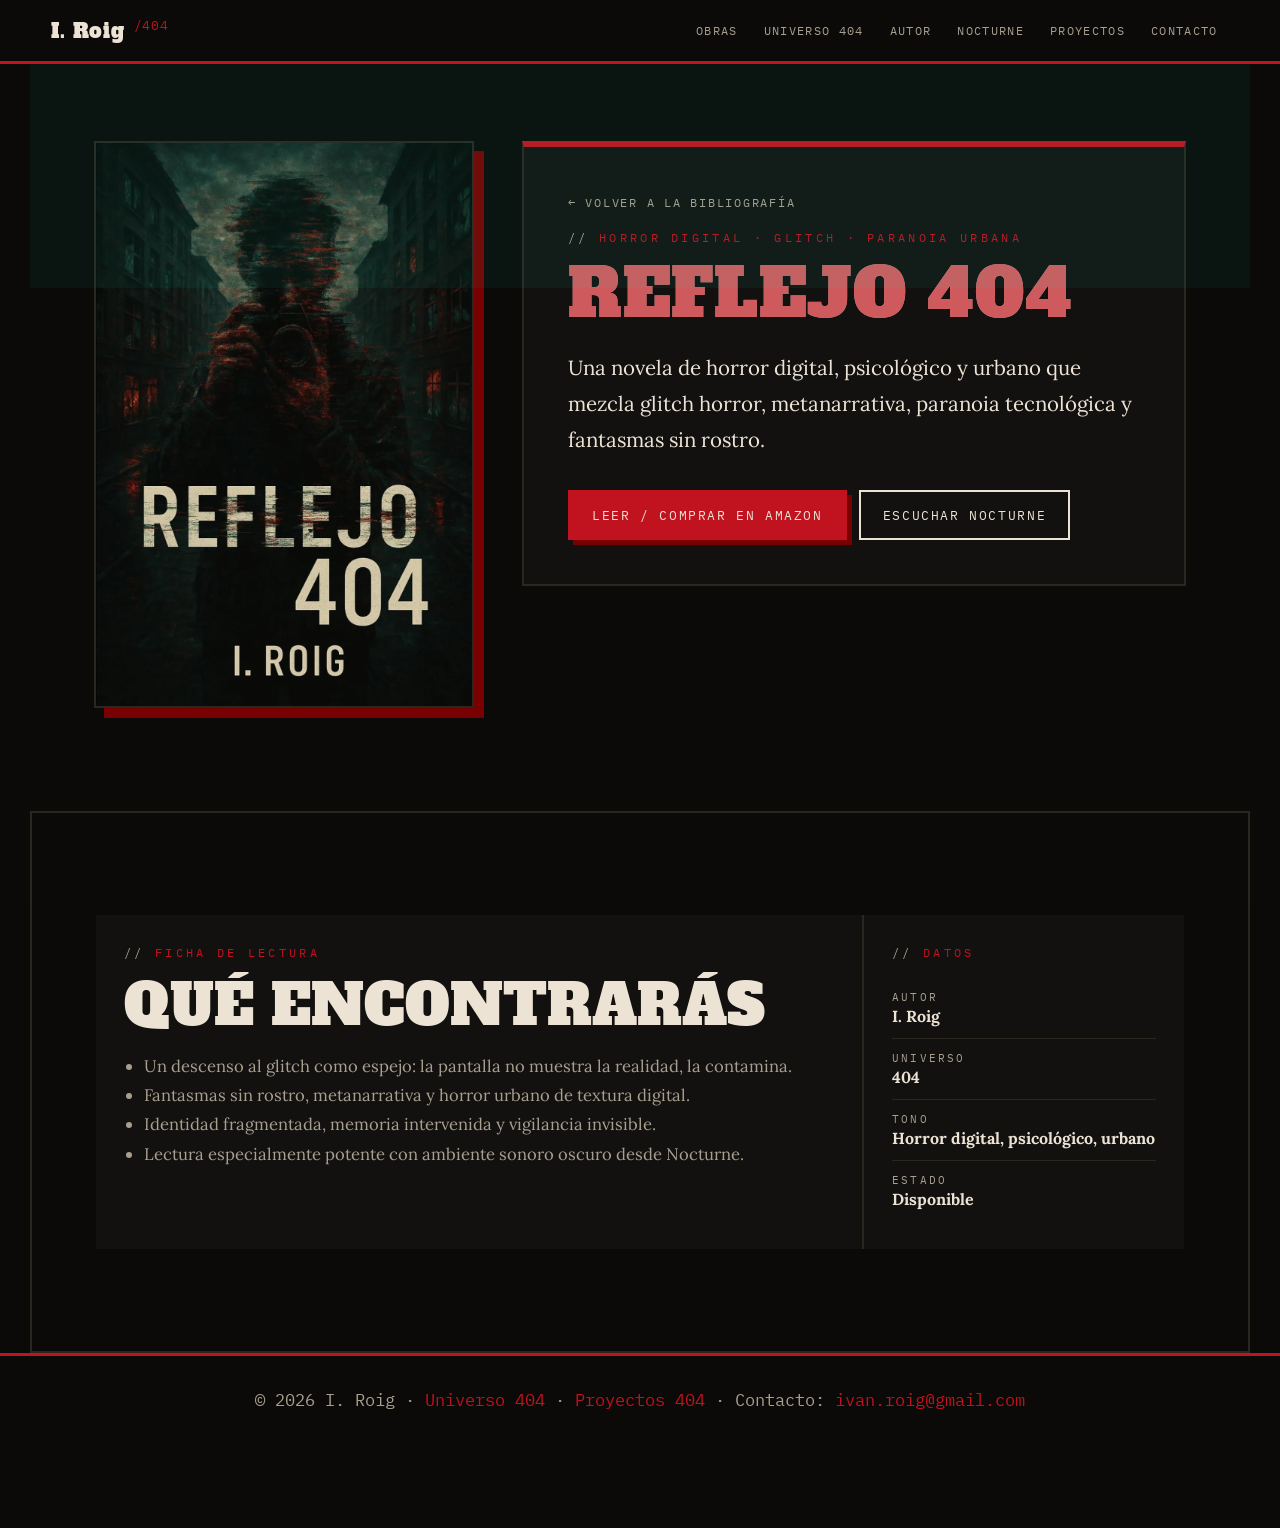
<file: reflejo-404.html>
<!DOCTYPE html>

<html lang="es">
<head>
<meta charset="utf-8"/>
<meta content="width=device-width, initial-scale=1.0" name="viewport"/>
<title>Reflejo 404 | I. Roig | Universo 404</title>
<meta content="Ficha oficial de Reflejo 404, obra de I. Roig." name="description"/>
<meta content="I. Roig" name="author"/>
<meta content="Reflejo 404 · I. Roig" property="og:title"/>
<meta content="Una novela de horror digital, psicológico y urbano que mezcla glitch horror, metanarrativa, paranoia tecnológica y fantasmas sin rostro." property="og:description"/>
<meta content="https://ivan7800.github.io/i.roig/assets/reflejo-404.jpg" property="og:image"/>
<link href="assets/favicon-404.png" rel="icon" type="image/png"/>
<meta content="#0b0a08" name="theme-color"/><link href="https://ivan7800.github.io/i.roig/reflejo-404.html" rel="canonical"/><meta content="https://ivan7800.github.io/i.roig/reflejo-404.html" property="og:url"/><meta content="summary_large_image" name="twitter:card"/><meta content="https://ivan7800.github.io/i.roig/assets/reflejo-404.jpg" name="twitter:image"/><link href="https://fonts.googleapis.com" rel="preconnect"/><link crossorigin="" href="https://fonts.gstatic.com" rel="preconnect"/><link href="https://fonts.googleapis.com/css2?family=Alfa+Slab+One&amp;family=Lora:ital,wght@0,400;0,700;1,400&amp;family=IBM+Plex+Mono:wght@400;500&amp;display=swap" rel="stylesheet"/><link href="style.css?v=20260704-no-symbol-v625" rel="stylesheet"/>
</head>
<body><a class="skip-link" href="#inicio">Saltar al contenido</a>
<header class="site-header">
<a class="logo" href="index.html#inicio">I. Roig</a>
<button aria-controls="primary-navigation" aria-expanded="false" aria-label="Abrir menú" class="nav-toggle"><span></span><span></span><span></span></button>
<nav aria-label="Navegación principal" class="nav" id="primary-navigation">
<a href="index.html#novelas">Obras</a>
<a href="index.html#universo">Universo 404</a>
<a href="index.html#autor">Autor</a>
<a href="index.html#nocturne">Nocturne</a>
<a href="index.html#proyectos">Proyectos</a>
<a href="index.html#contacto">Contacto</a>
</nav>
</header>
<main id="inicio">
<section class="section hero detail-hero"><div class="scan-overlay"></div>
<picture><source srcset="assets/reflejo-404.webp" type="image/webp"/><img alt="Portada de Reflejo 404" class="book-detail-cover reveal" decoding="async" fetchpriority="high" height="1499" loading="eager" src="assets/reflejo-404.jpg" width="1000"/></picture>
<div class="book-detail-card reveal delay">
<a class="back-link" href="index.html#novelas">← Volver a la bibliografía</a>
<p class="eyebrow">Horror digital · Glitch · Paranoia urbana</p>
<h1 class="glitch-title" data-text="Reflejo 404">Reflejo 404</h1>
<p class="hero-text">Una novela de horror digital, psicológico y urbano que mezcla glitch horror, metanarrativa, paranoia tecnológica y fantasmas sin rostro.</p>
<div class="hero-actions">
<a class="btn primary" href="https://www.amazon.es/dp/B0F5NMT88D" rel="noopener noreferrer" target="_blank">Leer / comprar en Amazon</a>
<a class="btn ghost" href="https://ivan7800.github.io/Nocturne/" rel="noopener noreferrer" target="_blank">Escuchar Nocturne</a>
</div>
</div>
</section>
<section class="section detail-layout">
<article class="detail-panel reveal">
<p class="eyebrow">Ficha de lectura</p>
<h2>Qué encontrarás</h2>
<ul><li>Un descenso al glitch como espejo: la pantalla no muestra la realidad, la contamina.</li><li>Fantasmas sin rostro, metanarrativa y horror urbano de textura digital.</li><li>Identidad fragmentada, memoria intervenida y vigilancia invisible.</li><li>Lectura especialmente potente con ambiente sonoro oscuro desde Nocturne.</li></ul>
</article>
<aside class="detail-panel reveal delay">
<p class="eyebrow">Datos</p>
<div class="meta-list">
<div><span>Autor</span><strong>I. Roig</strong></div>
<div><span>Universo</span><strong>404</strong></div>
<div><span>Tono</span><strong>Horror digital, psicológico, urbano</strong></div>
<div><span>Estado</span><strong>Disponible</strong></div>
</div>
</aside>
</section>

</main>
<footer class="site-footer"><p>© <span id="year"></span> I. Roig · <a href="https://ivan7800.github.io/i.roig/">Universo 404</a> · <a href="https://ivan7800.github.io/Portal-Apps-404/" rel="noopener noreferrer" target="_blank">Proyectos 404</a> · Contacto: <a href="mailto:ivan.roig@gmail.com">ivan.roig@gmail.com</a></p></footer>
<button aria-label="Volver arriba" class="back-to-top" id="backToTop" type="button">↑</button>
<script defer="" src="script.js"></script>
</body>
</html>
</file>
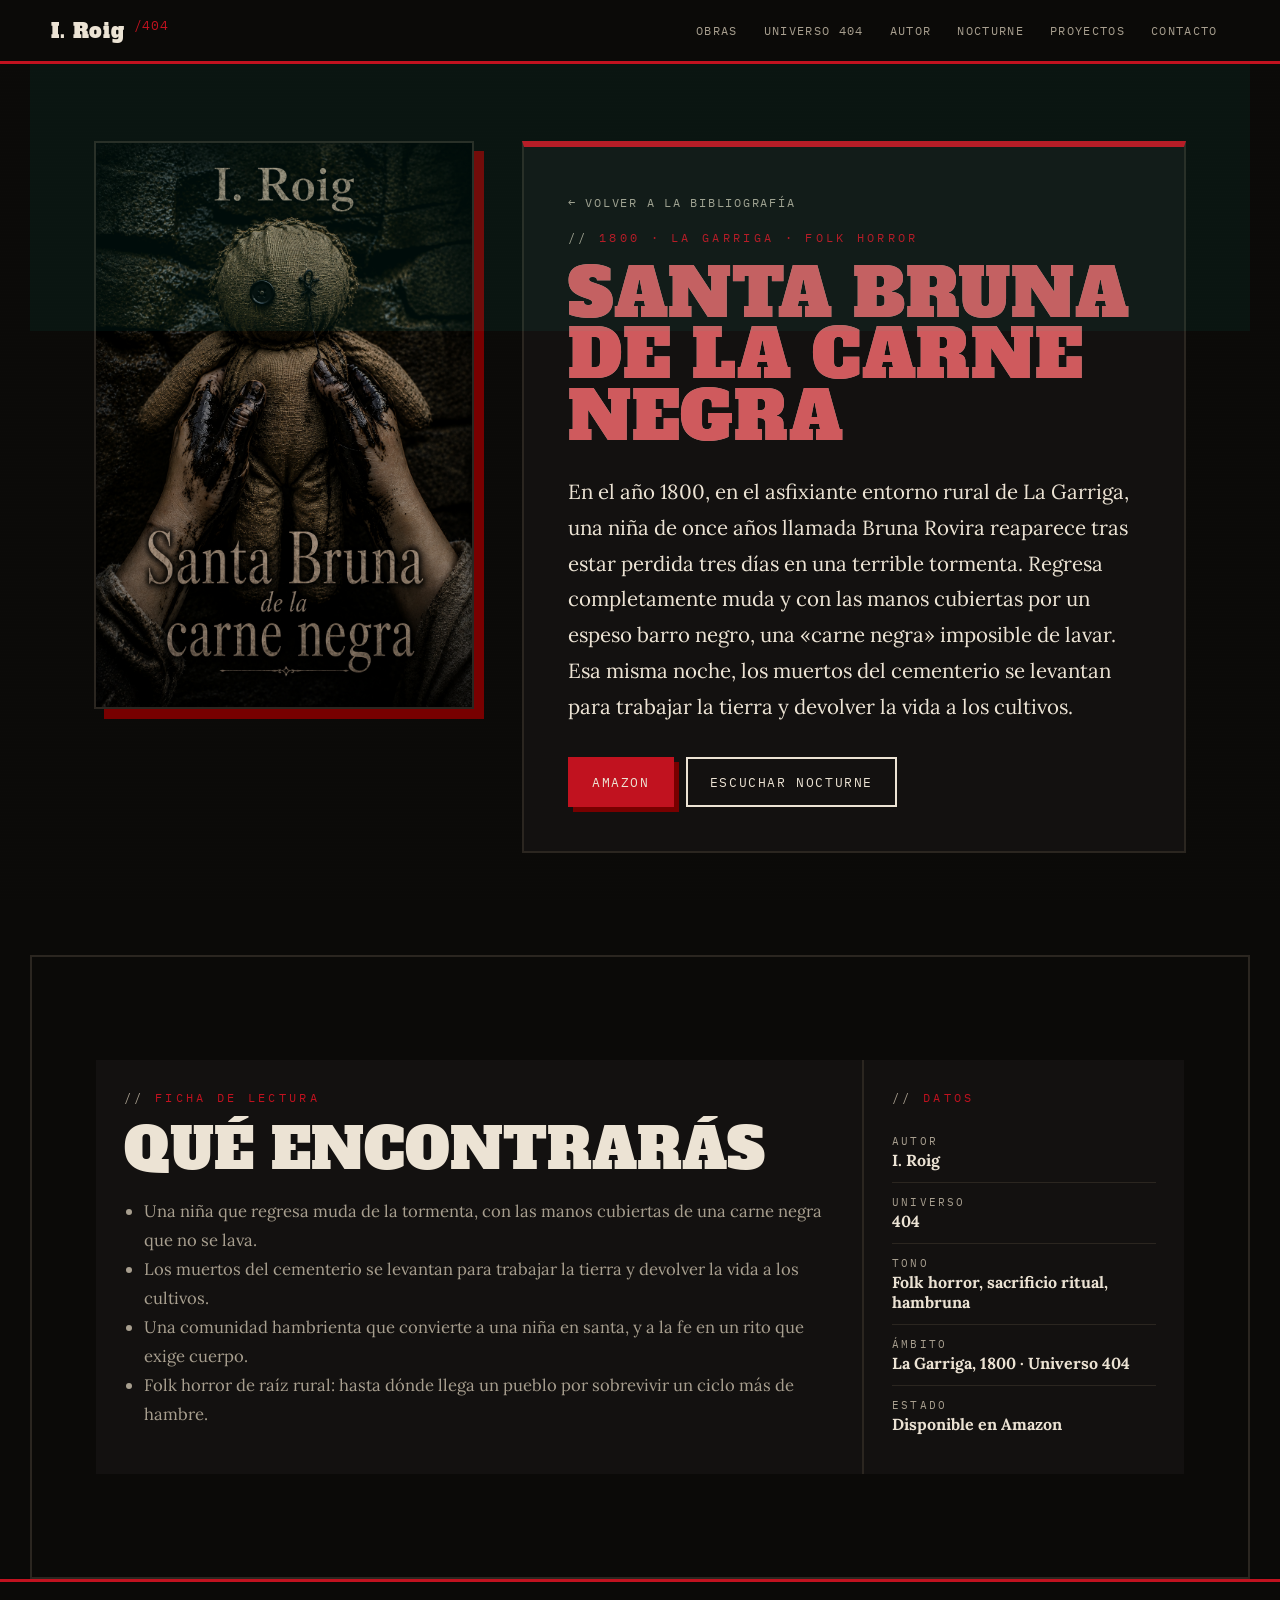
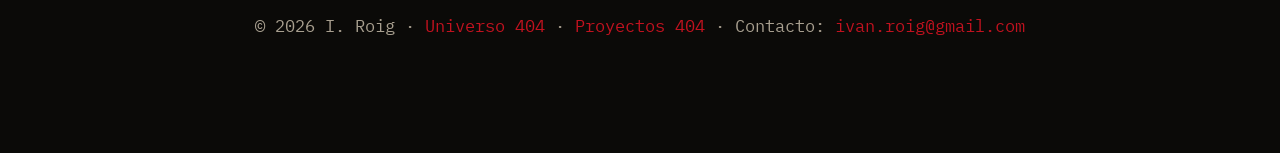
<file: santa-bruna-de-la-carne-negra.html>
<!DOCTYPE html>
<html lang="es">
<head>
<meta charset="utf-8"/>
<meta content="width=device-width, initial-scale=1.0" name="viewport"/>
<title>Santa Bruna de la carne negra | I. Roig | Universo 404</title>
<meta content="Ficha oficial de Santa Bruna de la carne negra, novela de I. Roig." name="description"/>
<meta content="I. Roig" name="author"/>
<meta content="Santa Bruna de la carne negra · I. Roig" property="og:title"/>
<meta content="1800, La Garriga: una niña regresa muda con las manos cubiertas de una carne negra imposible de lavar, y esa misma noche los muertos se levantan a trabajar la tierra." property="og:description"/>
<meta content="https://ivan7800.github.io/i.roig/assets/santa-bruna-de-la-carne-negra.png" property="og:image"/>
<link href="assets/favicon-404.png" rel="icon" type="image/png"/>
<meta content="#0b0a08" name="theme-color"/><link href="https://ivan7800.github.io/i.roig/santa-bruna-de-la-carne-negra.html" rel="canonical"/><meta content="https://ivan7800.github.io/i.roig/santa-bruna-de-la-carne-negra.html" property="og:url"/><meta content="summary_large_image" name="twitter:card"/><meta content="https://ivan7800.github.io/i.roig/assets/santa-bruna-de-la-carne-negra.png" name="twitter:image"/><link href="https://fonts.googleapis.com" rel="preconnect"/><link crossorigin="" href="https://fonts.gstatic.com" rel="preconnect"/><link href="https://fonts.googleapis.com/css2?family=Alfa+Slab+One&amp;family=Lora:ital,wght@0,400;0,700;1,400&amp;family=IBM+Plex+Mono:wght@400;500&amp;display=swap" rel="stylesheet"/><link href="style.css?v=20260716-glitch-hero" rel="stylesheet"/>
</head>
<body><a class="skip-link" href="#inicio">Saltar al contenido</a>
<header class="site-header">
<a class="logo" href="index.html#inicio">I. Roig</a>
<button aria-controls="primary-navigation" aria-expanded="false" aria-label="Abrir menú" class="nav-toggle"><span></span><span></span><span></span></button>
<nav aria-label="Navegación principal" class="nav" id="primary-navigation">
<a href="index.html#novelas">Obras</a>
<a href="index.html#universo">Universo 404</a>
<a href="index.html#autor">Autor</a>
<a href="index.html#nocturne">Nocturne</a>
<a href="index.html#proyectos">Proyectos</a>
<a href="index.html#contacto">Contacto</a>
</nav>
</header>
<main id="inicio">
<section class="section hero detail-hero"><div class="scan-overlay"></div>
<img alt="Portada de Santa Bruna de la carne negra" class="book-detail-cover reveal" decoding="async" fetchpriority="high" loading="eager" src="assets/santa-bruna-de-la-carne-negra.png"/>
<div class="book-detail-card reveal delay">
<a class="back-link" href="index.html#novelas">← Volver a la bibliografía</a>
<p class="eyebrow">1800 · La Garriga · Folk horror</p>
<h1 class="glitch-title" data-text="Santa Bruna de la carne negra">Santa Bruna de la carne negra</h1>
<p class="hero-text">En el año 1800, en el asfixiante entorno rural de La Garriga, una niña de once años llamada Bruna Rovira reaparece tras estar perdida tres días en una terrible tormenta. Regresa completamente muda y con las manos cubiertas por un espeso barro negro, una «carne negra» imposible de lavar. Esa misma noche, los muertos del cementerio se levantan para trabajar la tierra y devolver la vida a los cultivos.</p>
<div class="hero-actions">
<a class="btn primary" href="https://www.amazon.es/dp/B0HL4SZMBT" rel="noopener noreferrer" target="_blank">Amazon</a>
<a class="btn ghost" href="https://ivan7800.github.io/Nocturne/" rel="noopener noreferrer" target="_blank">Escuchar Nocturne</a>
</div>
</div>
</section>
<section class="section detail-layout">
<article class="detail-panel reveal">
<p class="eyebrow">Ficha de lectura</p>
<h2>Qué encontrarás</h2>
<ul><li>Una niña que regresa muda de la tormenta, con las manos cubiertas de una carne negra que no se lava.</li><li>Los muertos del cementerio se levantan para trabajar la tierra y devolver la vida a los cultivos.</li><li>Una comunidad hambrienta que convierte a una niña en santa, y a la fe en un rito que exige cuerpo.</li><li>Folk horror de raíz rural: hasta dónde llega un pueblo por sobrevivir un ciclo más de hambre.</li></ul>
</article>
<aside class="detail-panel reveal delay">
<p class="eyebrow">Datos</p>
<div class="meta-list">
<div><span>Autor</span><strong>I. Roig</strong></div>
<div><span>Universo</span><strong>404</strong></div>
<div><span>Tono</span><strong>Folk horror, sacrificio ritual, hambruna</strong></div>
<div><span>Ámbito</span><strong>La Garriga, 1800 · Universo 404</strong></div>
<div><span>Estado</span><strong>Disponible en Amazon</strong></div>
</div>
</aside>
</section>

</main>
<footer class="site-footer"><p>© <span id="year"></span> I. Roig · <a href="https://ivan7800.github.io/i.roig/">Universo 404</a> · <a href="https://ivan7800.github.io/Portal-Apps-404/" rel="noopener noreferrer" target="_blank">Proyectos 404</a> · Contacto: <a href="mailto:ivan.roig@gmail.com">ivan.roig@gmail.com</a></p></footer>
<button aria-label="Volver arriba" class="back-to-top" id="backToTop" type="button">↑</button>
<script defer="" src="script.js"></script>
</body>
</html>
</file>
<file: style.css>
/* ============================================================
   I. ROIG · UNIVERSO 404 — v6 "EDICIÓN IMPRESA"
   Dirección: editorial de horror impresa. Tinta, hueso y sangre.
   Bloques sólidos, bordes duros, serif slab de cartel,
   metadata en monoespaciada. Firma visual: LA GRIETA.
   ============================================================ */

:root {
  --ink: #0b0a08;
  --ink-2: #131110;
  --panel: #17140f;
  --line: #2b2620;
  --bone: #ece3d4;
  --ash: #a89f8f;
  --blood: #c1121f;
  --blood-deep: #780000;
  --font-display: 'Alfa Slab One', 'Rockwell Extra Bold', Georgia, serif;
  --font-body: 'Lora', Georgia, 'Times New Roman', serif;
  --font-mono: 'IBM Plex Mono', 'Courier New', monospace;
}

* { box-sizing: border-box; }
html { scroll-behavior: smooth; }
body {
  margin: 0;
  font-family: var(--font-body);
  color: var(--bone);
  background: var(--ink);
  min-height: 100vh;
}
/* Grano de papel impreso */
body::before {
  content: "";
  position: fixed;
  inset: 0;
  z-index: 0;
  pointer-events: none;
  opacity: .5;
  background-image: repeating-linear-gradient(0deg, rgba(255,255,255,.012) 0 1px, transparent 1px 3px);
}
a { color: inherit; text-decoration: none; }

.skip-link {
  position: absolute;
  left: -9999px;
  top: 0;
  z-index: 100;
  background: var(--blood);
  color: var(--bone);
  padding: 12px 18px;
  font-family: var(--font-mono);
}
.skip-link:focus { left: 0; }

/* ------------------------------------------------------------
   CABECERA — barra de imprenta
   ------------------------------------------------------------ */
.site-header {
  position: sticky;
  top: 0;
  z-index: 20;
  display: flex;
  align-items: center;
  justify-content: space-between;
  padding: 0 clamp(18px, 4vw, 56px);
  height: 64px;
  background: var(--ink);
  border-bottom: 3px solid var(--blood);
}
.logo {
  font-family: var(--font-display);
  font-size: 1.25rem;
  letter-spacing: .04em;
  color: var(--bone);
}
.logo::after {
  content: " /404";
  font-family: var(--font-mono);
  font-size: .8rem;
  color: var(--blood);
  vertical-align: super;
}
.nav { display: flex; gap: 4px; }
.nav a {
  font-family: var(--font-mono);
  font-size: .76rem;
  text-transform: uppercase;
  letter-spacing: .11em;
  color: var(--ash);
  padding: 8px 10px;
  border: 1px solid transparent;
  transition: color .15s, background .15s;
}
.nav a:hover { color: var(--ink); background: var(--bone); }
.nav-toggle {
  display: none;
  width: 46px;
  height: 42px;
  background: transparent;
  border: 2px solid var(--bone);
  color: var(--bone);
  padding: 0;
  border-radius: 0;
  position: relative;
  cursor: pointer;
}
.nav-toggle span { display: block; width: 20px; height: 2px; margin: 5px auto; background: var(--bone); transition: transform .22s ease, opacity .22s ease; }
.nav-toggle.open span:nth-child(1) { transform: translateY(7px) rotate(45deg); }
.nav-toggle.open span:nth-child(2) { opacity: 0; }
.nav-toggle.open span:nth-child(3) { transform: translateY(-7px) rotate(-45deg); }

/* ------------------------------------------------------------
   REPRODUCTOR DE ATMÓSFERA — consola mono flotante
   ------------------------------------------------------------ */
.music-player {
  position: fixed;
  right: 16px;
  bottom: 16px;
  z-index: 30;
  display: flex;
  align-items: center;
  gap: 10px;
  padding: 10px 12px;
  background: var(--ink-2);
  border: 2px solid var(--line);
  border-left: 4px solid var(--blood);
  font-family: var(--font-mono);
}
.music-toggle {
  display: inline-flex;
  align-items: center;
  gap: 8px;
  background: transparent;
  border: none;
  color: var(--bone);
  font-family: var(--font-mono);
  font-size: .78rem;
  text-transform: uppercase;
  letter-spacing: .1em;
  cursor: pointer;
  padding: 6px 4px;
}
.music-toggle .music-icon { color: var(--blood); font-size: 1rem; }
.music-toggle.playing .music-icon { animation: pulse 1.4s ease-in-out infinite; }
@keyframes pulse { 50% { opacity: .35; } }
.volume-control {
  font-size: .68rem;
  color: var(--ash);
  text-transform: uppercase;
  letter-spacing: .1em;
}
.music-volume { width: 78px; accent-color: var(--blood); }

/* ------------------------------------------------------------
   TIPOGRAFÍA BASE
   ------------------------------------------------------------ */
h1, h2, h3 { font-family: var(--font-display); font-weight: 400; margin-top: 0; }
h1 { font-size: clamp(3.4rem, 10vw, 8.5rem); line-height: .92; letter-spacing: .01em; margin-bottom: 26px; text-transform: uppercase; }
h2 { font-size: clamp(1.9rem, 4.4vw, 3.6rem); line-height: 1; margin-bottom: 18px; text-transform: uppercase; }
h3 { font-size: 1.35rem; margin-bottom: 10px; }
p, li { color: var(--ash); font-size: 1.04rem; line-height: 1.75; margin-top: 0; }
strong { color: var(--bone); }
.eyebrow {
  font-family: var(--font-mono);
  color: var(--blood);
  text-transform: uppercase;
  letter-spacing: .28em;
  font-size: .74rem;
  margin-bottom: 14px;
}
.eyebrow::before { content: "// "; color: var(--ash); }

.section {
  position: relative;
  padding: clamp(64px, 8vw, 110px) clamp(18px, 5vw, 80px);
  max-width: 1220px;
  margin: 0 auto;
}

/* LA GRIETA — divisor firma entre secciones */
.section-heading { max-width: 800px; margin-bottom: 40px; }
.section-heading h2 { position: relative; padding-bottom: 18px; }
.section-heading h2::after {
  content: "";
  position: absolute;
  left: 0;
  bottom: 0;
  width: 140px;
  height: 5px;
  background: var(--blood);
  transform: skewX(-24deg);
  box-shadow: 152px 0 0 -1px var(--blood-deep);
}

/* ------------------------------------------------------------
   HERO — cartel de cine con tajo diagonal
   ------------------------------------------------------------ */
.hero {
  display: grid;
  grid-template-columns: 1.35fr .85fr;
  min-height: 78vh;
  align-items: center;
  gap: 42px;
}
.hero-grieta {
  position: relative;
  max-width: none;
  min-height: calc(100vh - 64px);
  padding-left: clamp(18px, 6vw, 96px);
  padding-right: clamp(18px, 6vw, 96px);
  isolation: isolate;
  overflow: hidden;
  border-bottom: 6px solid var(--blood);
}
.hero-grieta::before {
  content: "";
  position: absolute;
  inset: 0;
  z-index: -2;
  background-image: image-set(url('assets/la-grieta-hero.webp') type('image/webp'), url('assets/la-grieta-hero.jpg') type('image/jpeg'));
  background-position: center;
  background-size: cover;
  filter: brightness(.55) contrast(1.15) saturate(.85);
}
/* EL TAJO: grieta diagonal roja que corta el hero */
.hero-grieta::after {
  content: "";
  position: absolute;
  inset: 0;
  z-index: -1;
  background:
    linear-gradient(115deg, transparent 0 54.62%, var(--blood) 54.62% 54.98%, transparent 54.98% 55.85%, var(--blood-deep) 55.85% 56.05%, transparent 56.05%),
    linear-gradient(90deg, rgba(11,10,8,.94) 0%, rgba(11,10,8,.55) 46%, rgba(11,10,8,.82) 100%);
}
.hero-grieta .hero-content {
  max-width: 780px;
  padding: clamp(22px, 4vw, 40px);
  background: rgba(11,10,8,.66);
  border-left: 6px solid var(--blood);
}
.hero-grieta h1 {
  color: var(--bone);
  text-shadow: 6px 6px 0 var(--ink), 9px 9px 0 var(--blood-deep);
}
.hero-text { max-width: 640px; font-size: 1.28rem; color: var(--bone); }
.hero-text strong { color: var(--blood); font-family: var(--font-mono); text-transform: uppercase; letter-spacing: .06em; font-size: 1.05rem; }

.hero-actions, .book-actions, .social-links { display: flex; flex-wrap: wrap; gap: 12px; align-items: center; }
.hero-actions { margin-top: 32px; }

/* Botones tipo sello de imprenta */
.btn {
  font-family: var(--font-mono);
  font-size: .84rem;
  text-transform: uppercase;
  letter-spacing: .12em;
  padding: 14px 22px;
  border: 2px solid var(--bone);
  border-radius: 0;
  color: var(--bone);
  background: transparent;
  transition: background .15s, color .15s, transform .15s, box-shadow .15s;
}
.btn.primary {
  background: var(--blood);
  border-color: var(--blood);
  color: var(--bone);
  box-shadow: 5px 5px 0 var(--blood-deep);
}
.btn.primary:hover { transform: translate(-2px, -2px); box-shadow: 8px 8px 0 var(--blood-deep); }
.btn.ghost:hover { background: var(--bone); color: var(--ink); }

/* Tarjeta Ω del hero: placa sólida */
.hero-card {
  background: var(--ink-2);
  border: 2px solid var(--line);
  border-top: 6px solid var(--blood);
  padding: 34px;
  min-height: 300px;
  display: flex;
  flex-direction: column;
  justify-content: center;
}
.omega {
  font-size: 7rem;
  color: var(--blood);
  line-height: .8;
  font-family: var(--font-display);
}
.hero-card h2 { font-size: 1.6rem; margin: 14px 0 10px; }

/* ------------------------------------------------------------
   FRANJA AMAZON — banda de aviso
   ------------------------------------------------------------ */
.amazon-strip {
  max-width: 1120px;
  margin: -30px auto 0;
  position: relative;
  z-index: 2;
  padding: 20px clamp(18px, 4vw, 32px);
  display: flex;
  justify-content: space-between;
  align-items: center;
  gap: 18px;
  background: var(--bone);
  color: var(--ink);
  border: none;
}
.amazon-strip strong { display: block; color: var(--ink); font-family: var(--font-display); font-size: clamp(1.1rem, 3vw, 1.5rem); text-transform: uppercase; }
.amazon-strip span { display: block; color: #57503f; margin-top: 4px; font-family: var(--font-mono); font-size: .8rem; text-transform: uppercase; letter-spacing: .1em; }
.amazon-strip .btn.primary { box-shadow: 5px 5px 0 var(--ink); }

/* ------------------------------------------------------------
   ESTADÍSTICAS — cifras de imprenta
   ------------------------------------------------------------ */
.stats-section { padding-top: 44px; padding-bottom: 10px; }
.stats-grid { display: grid; grid-template-columns: repeat(3, 1fr); gap: 0; border: 2px solid var(--line); }
.stats-grid article {
  padding: 28px 20px;
  text-align: center;
  background: var(--ink-2);
  border-radius: 0;
  border-right: 2px solid var(--line);
}
.stats-grid article:last-child { border-right: none; }
.stats-grid strong { display: block; font-family: var(--font-display); font-size: clamp(2.4rem, 6vw, 4.4rem); color: var(--blood); line-height: 1; }
.stats-grid span { color: var(--ash); text-transform: uppercase; letter-spacing: .16em; font-size: .74rem; font-family: var(--font-mono); }

/* ------------------------------------------------------------
   CATÁLOGO — expedientes numerados
   ------------------------------------------------------------ */
.catalog-toolbar {
  display: flex;
  flex-wrap: wrap;
  justify-content: space-between;
  align-items: center;
  gap: 16px;
  margin-bottom: 26px;
  padding: 14px 18px;
  background: var(--ink-2);
  border-left: 4px solid var(--blood);
}
.catalog-toolbar p { margin: 0; font-size: .92rem; }
.tag, .status {
  font-family: var(--font-mono);
  color: var(--blood);
  font-size: .72rem;
  text-transform: uppercase;
  letter-spacing: .14em;
}
.status { border: 1px solid var(--blood); padding: 7px 12px; border-radius: 0; white-space: nowrap; }

.book-grid { display: grid; gap: 0; counter-reset: libro; border: 2px solid var(--line); }
.editorial-grid { grid-template-columns: repeat(2, 1fr); }
.book-card {
  counter-increment: libro;
  position: relative;
  display: grid;
  grid-template-columns: 165px 1fr;
  gap: 22px;
  padding: 26px;
  background: var(--ink);
  border: none;
  outline: 1px solid var(--line);
  border-radius: 0;
  box-shadow: none;
  transition: background .2s;
}
.book-card:hover { background: var(--panel); }
/* Número de expediente */
.book-info::before {
  content: "LIBRO " counter(libro, upper-roman);
  display: block;
  font-family: var(--font-mono);
  font-size: .68rem;
  letter-spacing: .3em;
  color: var(--ash);
  border-bottom: 1px solid var(--line);
  padding-bottom: 8px;
  margin-bottom: 12px;
}
.book-cover.image-cover {
  min-height: auto;
  padding: 0;
  overflow: hidden;
  background: #000;
  border: 2px solid var(--line);
  border-radius: 0;
  align-self: start;
}
.book-cover.image-cover img {
  width: 100%;
  height: 100%;
  min-height: 240px;
  object-fit: cover;
  display: block;
  transition: transform .25s ease, filter .25s ease;
}
.book-cover.image-cover:hover img { transform: scale(1.04); filter: contrast(1.1); }
.book-info h3 { text-transform: uppercase; letter-spacing: .01em; }
.book-info > p:not(.tag) { font-size: .96rem; }
.book-actions { margin-top: 16px; }
.book-actions .btn { font-size: .74rem; padding: 11px 16px; }

/* ------------------------------------------------------------
   LÍNEA TEMPORAL DEL UNIVERSO — lomo de colección
   ------------------------------------------------------------ */
.timeline { display: grid; grid-template-columns: repeat(4, 1fr); gap: 0; border: 2px solid var(--line); }
.timeline-item {
  padding: 24px 20px;
  background: var(--ink-2);
  border-radius: 0;
  border-right: 2px solid var(--line);
  border-bottom: 2px solid var(--line);
  box-shadow: none;
}
.timeline-item span {
  display: inline-block;
  width: auto;
  height: auto;
  font-family: var(--font-mono);
  font-size: .8rem;
  letter-spacing: .2em;
  color: var(--bone);
  background: var(--blood);
  padding: 5px 10px;
  border-radius: 0;
  margin-bottom: 16px;
}
.timeline-item h3 { font-size: 1.02rem; line-height: 1.25; }
.timeline-item p { font-size: .9rem; }

/* ------------------------------------------------------------
   AUTOR — retrato de solapa
   ------------------------------------------------------------ */
.author-section { display: grid; grid-template-columns: 320px 1fr; gap: 0; align-items: stretch; }
.author-photo-wrap {
  padding: 0;
  background: var(--blood);
  border: none;
  border-radius: 0;
  box-shadow: none;
  display: flex;
}
.author-photo {
  width: 100%;
  display: block;
  object-fit: cover;
  border-radius: 0;
  filter: grayscale(1) contrast(1.15);
  mix-blend-mode: multiply;
  aspect-ratio: auto;
}
.author-copy {
  background: var(--bone);
  color: var(--ink);
  border: none;
  border-radius: 0;
  padding: clamp(28px, 4vw, 52px);
  box-shadow: none;
}
.author-copy h2, .author-copy strong { color: var(--ink); }
.author-copy p { color: #45402f; }
.author-copy .eyebrow { color: var(--blood); }
.author-copy .eyebrow::before { color: #857c66; }
.author-copy em { color: var(--blood); font-style: italic; }
.signature {
  color: var(--blood);
  font-family: var(--font-display);
  font-size: 1.5rem;
  text-transform: uppercase;
  letter-spacing: .04em;
}

/* ------------------------------------------------------------
   NOCTURNE — placa sonora
   ------------------------------------------------------------ */
.nocturne-section { max-width: 1000px; }
.nocturne-card {
  position: relative;
  overflow: hidden;
  padding: clamp(30px, 5vw, 56px);
  background: var(--blood-deep);
  border: none;
  border-radius: 0;
  box-shadow: none;
}
.nocturne-card p { color: #e8c9c2; max-width: 720px; }
.nocturne-card .eyebrow { color: var(--bone); }
.nocturne-card::after {
  content: "NOCTURNE";
  position: absolute;
  right: -14px;
  bottom: -22px;
  font-family: var(--font-display);
  font-size: clamp(3rem, 12vw, 8rem);
  color: rgba(11,10,8,.28);
  pointer-events: none;
}
.nocturne-card .btn.primary { background: var(--ink); border-color: var(--ink); box-shadow: 5px 5px 0 rgba(0,0,0,.45); }
.nocturne-card .btn.ghost { border-color: var(--bone); }

.projects-section .nocturne-card {
  background: var(--ink-2);
  border: 2px solid var(--line);
  border-left: 6px solid var(--blood);
}
.projects-section .nocturne-card::after { content: "404 APPS"; }
.projects-section .nocturne-card p { color: var(--ash); }
.projects-section .nocturne-card .btn.primary { background: var(--blood); border-color: var(--blood); box-shadow: 5px 5px 0 var(--blood-deep); }


/* ------------------------------------------------------------
   CONTACTO Y PIE
   ------------------------------------------------------------ */
.contact { text-align: center; max-width: 820px; }
.contact-box {
  margin: 24px auto 18px;
  padding: 18px;
  display: flex;
  justify-content: center;
  background: var(--ink-2);
  border: 2px solid var(--line);
}
.contact-link { color: var(--bone); font-family: var(--font-mono); font-size: 1.1rem; }
.contact-link:hover { color: var(--blood); }
.social-links { justify-content: center; margin-top: 20px; }
.social-links a {
  font-family: var(--font-mono);
  font-size: .8rem;
  text-transform: uppercase;
  letter-spacing: .12em;
  border: 2px solid var(--line);
  border-radius: 0;
  padding: 12px 16px;
  color: var(--ash);
  transition: .15s;
}
.social-links a:hover { background: var(--bone); color: var(--ink); border-color: var(--bone); }
.site-footer {
  padding: 30px 30px 96px;
  text-align: center;
  border-top: 3px solid var(--blood);
  font-family: var(--font-mono);
  font-size: .82rem;
}
.site-footer a { color: var(--blood); }

/* ------------------------------------------------------------
   FICHAS DE NOVELA
   ------------------------------------------------------------ */
.detail-hero { position: relative; display: grid; grid-template-columns: minmax(260px, 380px) 1fr; gap: clamp(24px, 4vw, 48px); align-items: start; padding-top: clamp(44px, 6vw, 80px); }
.book-detail-cover {
  width: 100%;
  height: auto;
  display: block;
  border: 2px solid var(--line);
  box-shadow: 10px 10px 0 var(--blood-deep);
}
.book-detail-card {
  background: var(--ink-2);
  border: 2px solid var(--line);
  border-top: 6px solid var(--blood);
  border-radius: 0;
  box-shadow: none;
  padding: clamp(24px, 4vw, 44px);
}
.book-detail-card h1 { font-size: clamp(2.2rem, 6vw, 4.2rem); }
.back-link {
  display: inline-block;
  font-family: var(--font-mono);
  font-size: .78rem;
  text-transform: uppercase;
  letter-spacing: .14em;
  color: var(--ash);
  margin-bottom: 18px;
}
.back-link:hover { color: var(--blood); }
.detail-layout { display: grid; grid-template-columns: 1fr 320px; gap: 0; align-items: stretch; border: 2px solid var(--line); }
.detail-panel {
  padding: 28px;
  background: var(--ink-2);
  border: none;
  border-radius: 0;
  box-shadow: none;
}
.detail-layout .detail-panel:first-child { border-right: 2px solid var(--line); }
.detail-panel ul { padding-left: 20px; margin-bottom: 0; }
.meta-list div { display: grid; gap: 2px; padding: 12px 0; border-bottom: 1px solid var(--line); }
.meta-list div:last-child { border-bottom: none; }
.meta-list span { font-family: var(--font-mono); font-size: .68rem; text-transform: uppercase; letter-spacing: .2em; color: var(--ash); }

/* Galería y reseñas (páginas antiguas, por compatibilidad) */
.cover-gallery { display: grid; grid-template-columns: repeat(4, 1fr); gap: 14px; }
.cover-gallery a { display: block; border: 2px solid var(--line); background: #000; border-radius: 0; overflow: hidden; }
.cover-gallery img { width: 100%; aspect-ratio: 2 / 3; object-fit: cover; display: block; transition: .25s; }
.cover-gallery a:hover img { transform: scale(1.04); }
.reader-section { max-width: 980px; }
.review-grid { display: grid; grid-template-columns: repeat(2, 1fr); gap: 0; margin-top: 22px; border: 2px solid var(--line); }
.review-grid article { padding: 24px; background: var(--ink-2); border-radius: 0; box-shadow: none; border-right: 2px solid var(--line); }
.review-grid article:last-child { border-right: none; }

/* ------------------------------------------------------------
   ANIMACIONES Y ACCESIBILIDAD
   ------------------------------------------------------------ */
.reveal { opacity: 0; transform: translateY(16px); transition: opacity .7s ease, transform .7s ease; }
.reveal.visible { opacity: 1; transform: translateY(0); }
.delay { transition-delay: .1s; }

a:focus-visible, button:focus-visible, input:focus-visible {
  outline: 3px solid var(--blood);
  outline-offset: 3px;
}

@media (prefers-reduced-motion: reduce) {
  html { scroll-behavior: auto; }
  .reveal { opacity: 1; transform: none; transition: none; }
  .music-toggle.playing .music-icon { animation: none; }
  * { transition-duration: .01ms !important; }
}

/* ------------------------------------------------------------
   RESPONSIVE
   ------------------------------------------------------------ */
@media (max-width: 1024px) {
  .editorial-grid { grid-template-columns: 1fr; }
}
@media (max-width: 950px) {
  .timeline { grid-template-columns: repeat(2, 1fr); }
}
@media (max-width: 850px) {
  .nav-toggle { display: block; }
  .nav {
    display: none;
    position: absolute;
    right: 0;
    left: 0;
    top: 64px;
    flex-direction: column;
    background: var(--ink);
    border-bottom: 3px solid var(--blood);
    padding: 12px 18px 18px;
  }
  .nav.open { display: flex; }
  .nav a { padding: 12px; border-bottom: 1px solid var(--line); }
  .nav a:last-child { border-bottom: none; }
  body.menu-open { overflow: hidden; }

  .hero, .author-section, .detail-hero, .detail-layout { grid-template-columns: 1fr; }
  .hero-grieta { min-height: calc(100vh - 64px); }
  .hero-grieta h1 { text-shadow: 4px 4px 0 var(--ink), 6px 6px 0 var(--blood-deep); }
  .hero-card { margin-top: 8px; }

  .amazon-strip { flex-direction: column; text-align: center; margin-top: 0; }

  .stats-grid { grid-template-columns: 1fr; }
  .stats-grid article { border-right: none; border-bottom: 2px solid var(--line); }
  .stats-grid article:last-child { border-bottom: none; }

  .book-card { grid-template-columns: 1fr; padding: 20px; }
  .book-cover.image-cover { max-width: min(320px, 88vw); margin: 0 auto; }
  .book-cover.image-cover img { min-height: 380px; object-fit: contain; background: #000; }
  .book-actions .btn { min-height: 44px; display: inline-flex; align-items: center; justify-content: center; }

  .author-photo-wrap { max-width: none; }
  .author-photo { max-height: 420px; width: 100%; }

  .detail-layout .detail-panel:first-child { border-right: none; border-bottom: 2px solid var(--line); }
  .book-detail-cover { max-width: min(340px, 86vw); margin: 0 auto; box-shadow: 6px 6px 0 var(--blood-deep); }

  .music-player { right: 10px; bottom: 10px; padding: 8px 10px; }
  .music-volume { width: 60px; }
  .review-grid { grid-template-columns: 1fr; }
  .review-grid article { border-right: none; border-bottom: 2px solid var(--line); }
  .review-grid article:last-child { border-bottom: none; }
  .cover-gallery { grid-template-columns: repeat(2, 1fr); }
}
@media (max-width: 560px) {
  .timeline { grid-template-columns: 1fr; }
  h1 { font-size: clamp(2.6rem, 15vw, 4.4rem); }
}


/* ------------------------------------------------------------
   GLITCH 404 — efecto inestable en el título del hero
   ------------------------------------------------------------ */
@keyframes glitchFlicker{0%,89%,100%{opacity:1;transform:translate(0,0)}90%{opacity:.7;transform:translate(-2px,1px)}92%{opacity:1;transform:translate(2px,-1px)}94%{opacity:.85;transform:translate(-1px,0)}96%{opacity:1;transform:translate(0,0)}}
@keyframes glitchSplit{0%,89%,100%{opacity:0;clip-path:inset(0 0 100% 0);transform:translate(0,0)}90%{opacity:.75;clip-path:inset(10% 0 60% 0);transform:translate(-4px,0)}92%{opacity:.75;clip-path:inset(60% 0 5% 0);transform:translate(4px,0)}94%{opacity:0;clip-path:inset(0 0 100% 0);transform:translate(0,0)}}
@keyframes scanMove{0%{transform:translateY(-100%)}100%{transform:translateY(100%)}}

.glitch-title{position:relative;display:inline-block;animation:glitchFlicker 3.4s infinite}
.glitch-title::before{content:attr(data-text);position:absolute;inset:0;color:var(--blood);opacity:.65;animation:glitchSplit 3.4s infinite;pointer-events:none}

.scan-overlay{position:absolute;inset:0;overflow:hidden;pointer-events:none;z-index:1}
.scan-overlay::before{content:"";position:absolute;left:0;right:0;height:30%;background:rgba(0,229,199,.05);animation:scanMove 4s linear infinite}



/* Glitch al pasar el ratón sobre botones principales */
@keyframes btnGlitch{0%,100%{transform:translate(0,0);text-shadow:none}20%{transform:translate(-2px,1px);text-shadow:2px 0 #00e5c7,-2px 0 var(--blood-deep)}40%{transform:translate(2px,-1px);text-shadow:-2px 0 #00e5c7,2px 0 var(--blood-deep)}60%{transform:translate(-1px,0);text-shadow:1px 0 #00e5c7,-1px 0 var(--blood-deep)}80%{transform:translate(1px,1px);text-shadow:none}}
.btn.primary:hover{animation:btnGlitch .4s steps(2) infinite}

.back-to-top{position:fixed;left:16px;bottom:16px;z-index:30;width:44px;height:44px;background:var(--ink-2);border:2px solid var(--line);border-left:4px solid var(--blood);color:var(--bone);font-size:1.1rem;line-height:1;cursor:pointer;opacity:0;visibility:hidden;transform:translateY(8px);transition:opacity .2s,transform .2s,visibility .2s}
.back-to-top.visible{opacity:1;visibility:visible;transform:translateY(0)}
.back-to-top:hover{background:var(--blood);color:var(--ink)}
</file>
